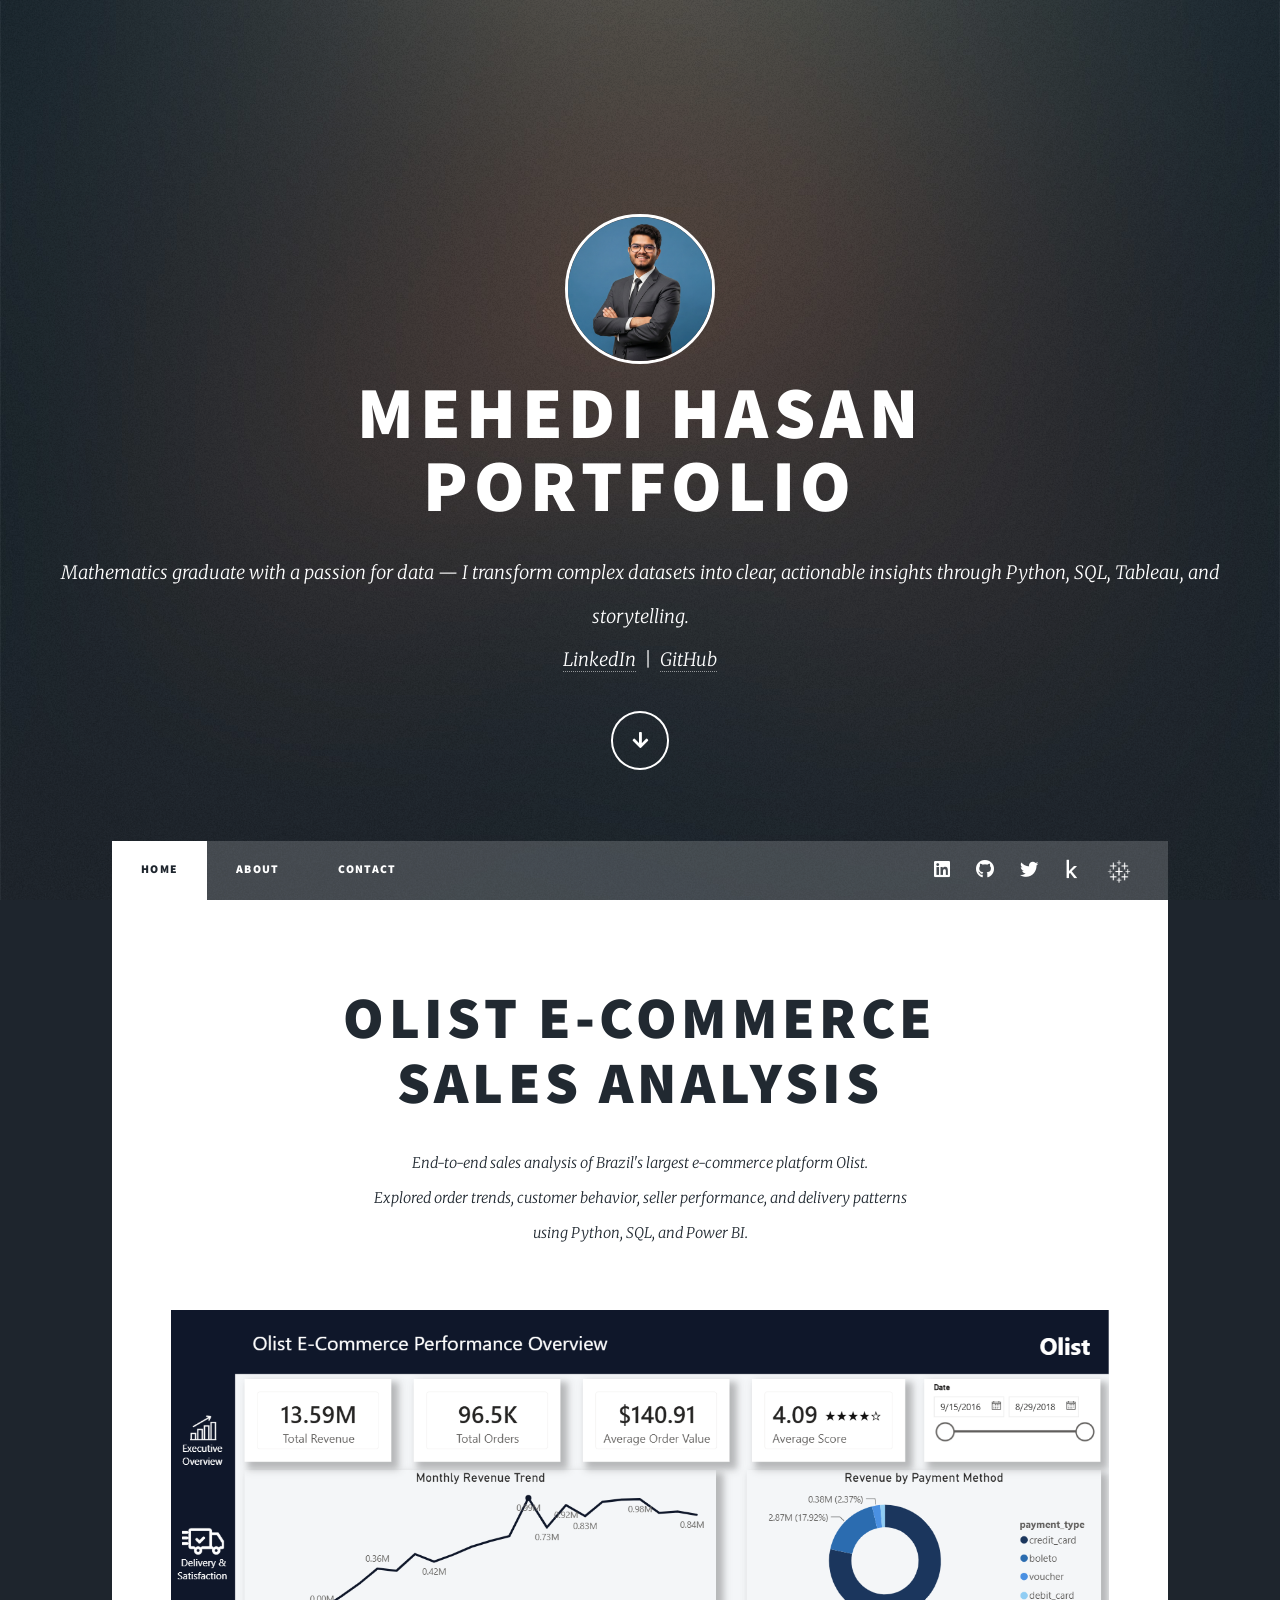
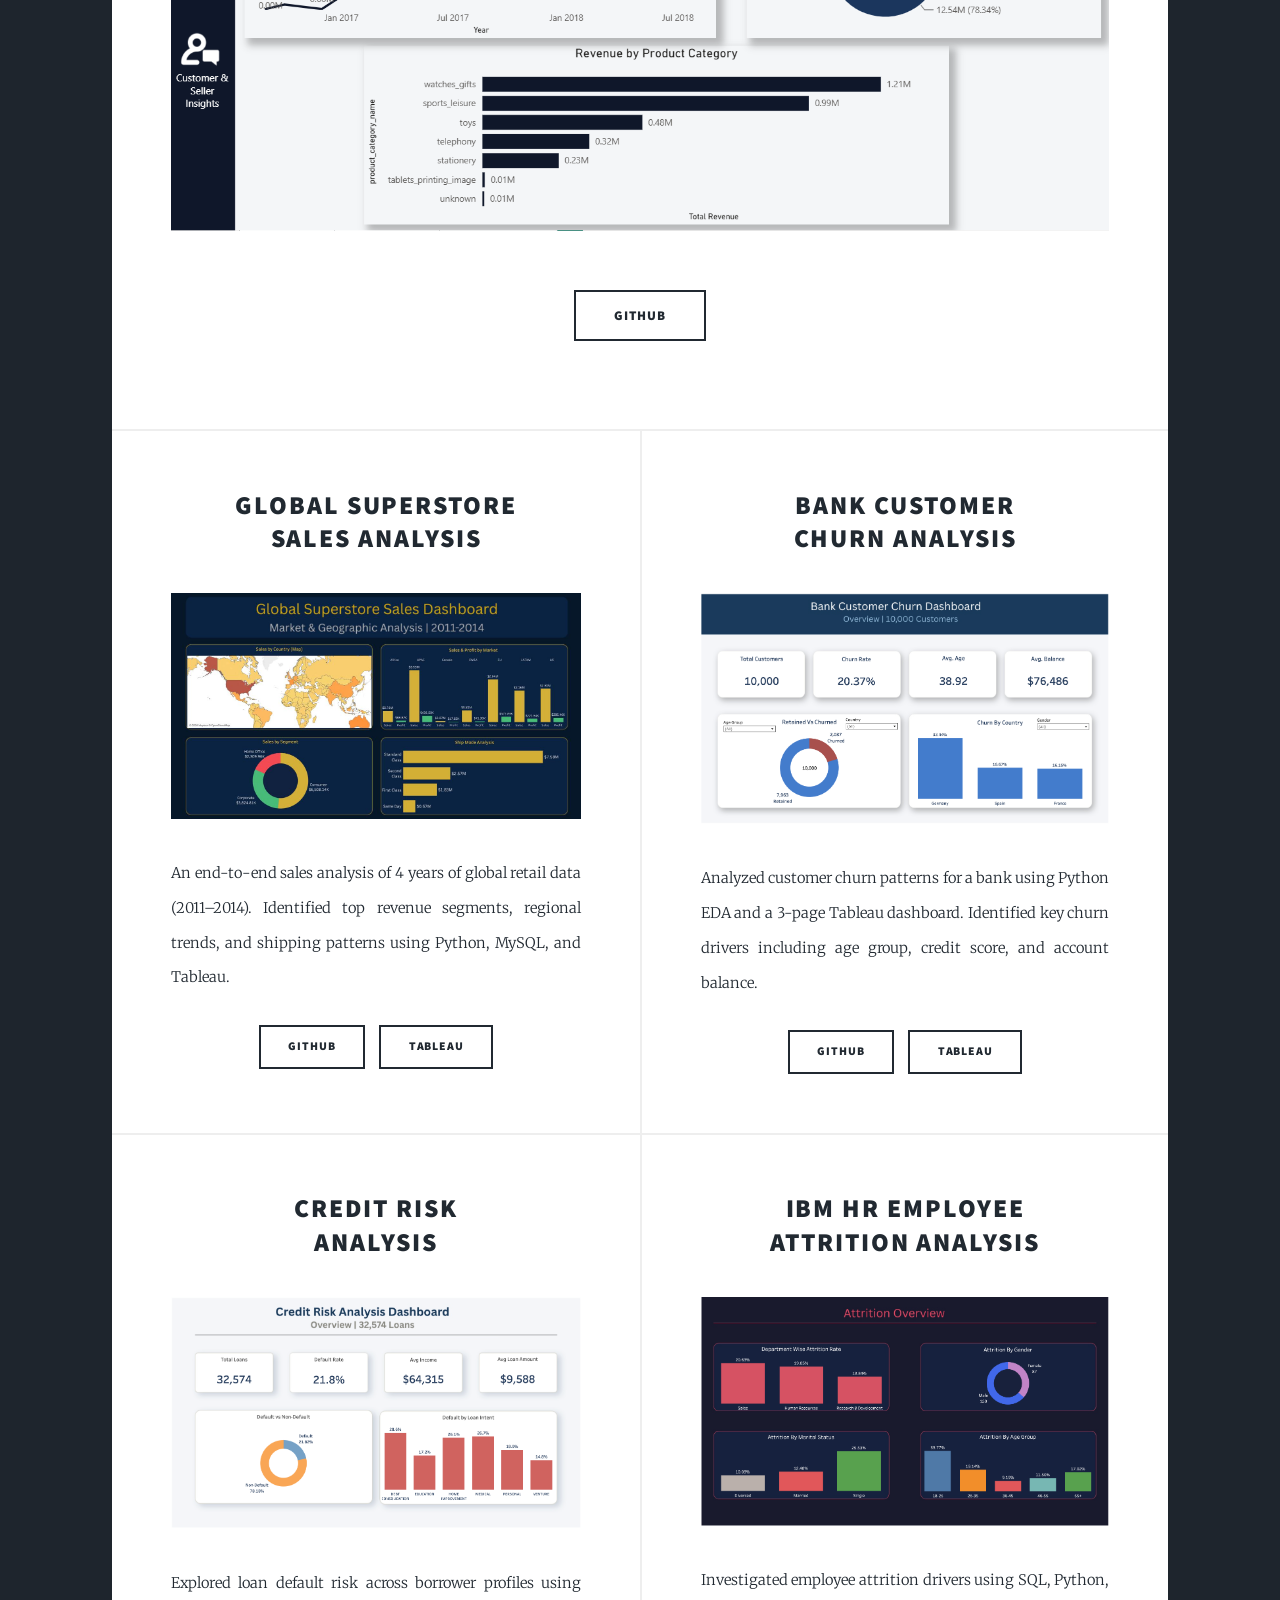
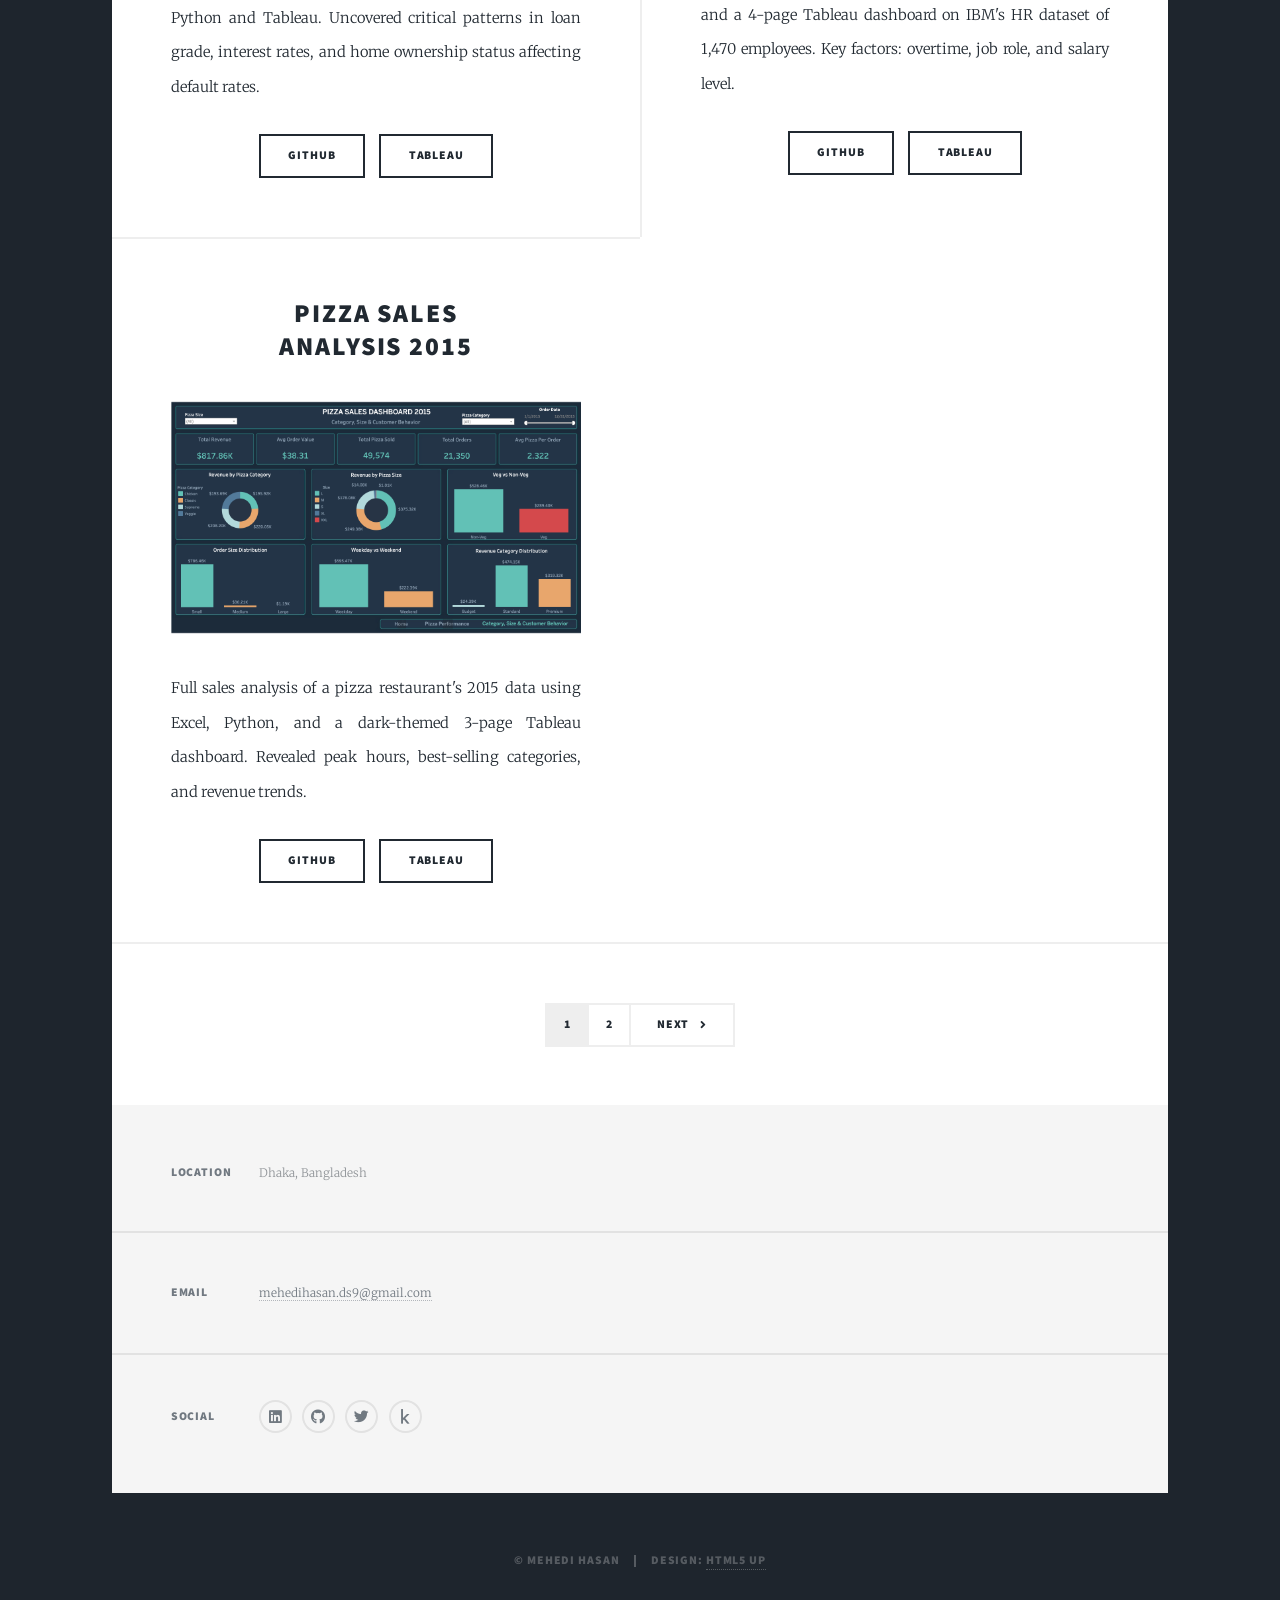
<file: index.html>
<!DOCTYPE HTML>
<!--
	Massively by HTML5 UP
	html5up.net | @ajlkn
	Free for personal and commercial use under the CCA 3.0 license (html5up.net/license)
-->
<html>
	<head>
		<title>Mehedi Hasan Portfolio</title>
		<link rel="apple-touch-icon" sizes="180x180" href="apple-touch-icon.png" />
		<link rel="icon" type="image/png" sizes="32x32" href="favicon-32x32.png" />
		<link rel="icon" type="image/png" sizes="16x16" href="favicon-16x16.png" />
		<link rel="manifest" href="site.webmanifest" />
		<meta charset="utf-8" />
		<meta name="viewport" content="width=device-width, initial-scale=1, user-scalable=no" />
		<link rel="stylesheet" href="assets/css/main.css" />
		<noscript><link rel="stylesheet" href="assets/css/noscript.css" /></noscript>
	</head>
	<body class="is-preload">

		<!-- Wrapper -->
			<div id="wrapper" class="fade-in">

				<!-- Intro -->
					<div id="intro">
						<span class="image">
							<img src="images/mehedi.png" alt="Mehedi Hasan" style="width:150px; height:150px; border-radius:50%; object-fit:cover; border: 3px solid #ffffff; margin-bottom: 1rem;" />
						</span>
						<h1>Mehedi Hasan<br />
						Portfolio</h1>
						<p>Mathematics graduate with a passion for data — I transform complex datasets into clear,
						actionable insights through Python, SQL, Tableau, and storytelling.<br />
						<a href="https://www.linkedin.com/in/mehedi-hasan-094855388/">LinkedIn</a> &nbsp;|&nbsp;
						<a href="https://github.com/mehedi-hasan00">GitHub</a></p>
						<ul class="actions">
							<li><a href="#header" class="button icon solid solo fa-arrow-down scrolly">Continue</a></li>
						</ul>
					</div>

				<!-- Header -->
					<header id="header">
						<a href="index.html" class="logo">Mehedi Hasan</a>
					</header>

				<!-- Nav -->
					<nav id="nav">
						<ul class="links">
							<li class="active"><a href="index.html">Home</a></li>
							<li><a href="about.html">About</a></li>
							<li><a href="contact.html">Contact</a></li>
						</ul>
						<ul class="icons">
							<li><a href="https://www.linkedin.com/in/mehedi-hasan-094855388/" class="icon brands fa-linkedin"><span class="label">LinkedIn</span></a></li>
							<li><a href="https://github.com/mehedi-hasan00" class="icon brands fa-github"><span class="label">GitHub</span></a></li>
							<li><a href="https://x.com/HasanMehed42147" class="icon brands fa-twitter"><span class="label">Twitter</span></a></li>
							<li><a href="https://www.kaggle.com/mehedi71" class="icon brands fa-kaggle"><span class="label">Kaggle</span></a></li>
							<li><a href="https://public.tableau.com/app/profile/mehedi.hasan2176/vizzes" style="border-bottom:none;">
								<img src="images/Tableau_Logo.png" style="width:40px; filter:invert(1); vertical-align:middle;" />
							</a></li>
						</ul>
					</nav>

				<!-- Main -->
					<div id="main">

						<!-- Featured Post -->
							<article class="post featured">
								<header class="major">
									<h2><a href="https://github.com/mehedi-hasan00/Olist-Ecommerce-Sales_Analysis">Olist E-commerce<br />Sales Analysis</a></h2>
									<p>End-to-end sales analysis of Brazil's largest e-commerce platform Olist.<br />
									Explored order trends, customer behavior, seller performance, and delivery patterns<br />
									using Python, SQL, and Power BI.</p>
								</header>
								<a href="https://github.com/mehedi-hasan00/Olist-Ecommerce-Sales_Analysis" class="image main"><img src="images/olist.png" alt="Olist E-commerce Sales Analysis" /></a>
								<ul class="actions special">
									<li><a href="https://github.com/mehedi-hasan00/Olist-Ecommerce-Sales_Analysis" class="button large">GitHub</a></li>
								</ul>
							</article>

						<!-- Posts -->
							<section class="posts">

								<!-- Project 1: Global Superstore -->
								<article>
									<header>
										<h2><a href="https://github.com/mehedi-hasan00/global-superstore-sales-analysis-2011-2014">Global Superstore<br />Sales Analysis</a></h2>
									</header>
									<a href="https://github.com/mehedi-hasan00/global-superstore-sales-analysis-2011-2014" class="image fit"><img src="images/global-superstore.jpeg" alt="Global Superstore Sales Analysis" /></a>
									<p>An end-to-end sales analysis of 4 years of global retail data (2011–2014). Identified top revenue segments, regional trends, and shipping patterns using Python, MySQL, and Tableau.</p>
									<ul class="actions special">
										<li><a href="https://github.com/mehedi-hasan00/global-superstore-sales-analysis-2011-2014" class="button">GitHub</a></li>
										<li><a href="https://public.tableau.com/app/profile/mehedi.hasan2176/viz/GlobalSuperstoreSalesAnalysis2011-2014/Story1" class="button">Tableau</a></li>
									</ul>
								</article>

								<!-- Project 2: Bank Customer Churn -->
								<article>
									<header>
										<h2><a href="https://github.com/mehedi-hasan00/bank-customer-churn-analysis">Bank Customer<br />Churn Analysis</a></h2>
									</header>
									<a href="https://github.com/mehedi-hasan00/bank-customer-churn-analysis" class="image fit"><img src="images/churn-analysis.png" alt="Bank Customer Churn Analysis" /></a>
									<p>Analyzed customer churn patterns for a bank using Python EDA and a 3-page Tableau dashboard. Identified key churn drivers including age group, credit score, and account balance.</p>
									<ul class="actions special">
										<li><a href="https://github.com/mehedi-hasan00/bank-customer-churn-analysis" class="button">GitHub</a></li>
										<li><a href="https://public.tableau.com/app/profile/mehedi.hasan2176/viz/BankCustomerChurnAnalysis_17776499621410/Dashboard1" class="button">Tableau</a></li>
									</ul>
								</article>

								<!-- Project 3: Credit Risk Analysis -->
								<article>
									<header>
										<h2><a href="https://github.com/mehedi-hasan00/credit-risk-analysis">Credit Risk<br />Analysis</a></h2>
									</header>
									<a href="https://github.com/mehedi-hasan00/credit-risk-analysis" class="image fit"><img src="images/credit-risk.png" alt="Credit Risk Analysis" /></a>
									<p>Explored loan default risk across borrower profiles using Python and Tableau. Uncovered critical patterns in loan grade, interest rates, and home ownership status affecting default rates.</p>
									<ul class="actions special">
										<li><a href="https://github.com/mehedi-hasan00/credit-risk-analysis" class="button">GitHub</a></li>
										<li><a href="https://public.tableau.com/app/profile/mehedi.hasan2176/viz/CreditRiskAnalysis_17782100213550/OverView" class="button">Tableau</a></li>
									</ul>
								</article>

								<!-- Project 4: IBM HR Attrition -->
								<article>
									<header>
										<h2><a href="https://github.com/mehedi-hasan00/ibm-hr-employee-attrition-analysis">IBM HR Employee<br />Attrition Analysis</a></h2>
									</header>
									<a href="https://github.com/mehedi-hasan00/ibm-hr-employee-attrition-analysis" class="image fit"><img src="images/ibm-hr.png" alt="IBM HR Attrition Analysis" /></a>
									<p>Investigated employee attrition drivers using SQL, Python, and a 4-page Tableau dashboard on IBM's HR dataset of 1,470 employees. Key factors: overtime, job role, and salary level.</p>
									<ul class="actions special">
										<li><a href="https://github.com/mehedi-hasan00/ibm-hr-employee-attrition-analysis" class="button">GitHub</a></li>
										<li><a href="https://public.tableau.com/app/profile/mehedi.hasan2176/viz/IBMHREmployeeAttritionAnalysis_17773704631440/Story1" class="button">Tableau</a></li>
									</ul>
								</article>

								<!-- Project 5: Pizza Sales Analysis -->
								<article>
									<header>
										<h2><a href="https://github.com/mehedi-hasan00/pizza-sales-analysis-2015">Pizza Sales<br />Analysis 2015</a></h2>
									</header>
									<a href="https://github.com/mehedi-hasan00/pizza-sales-analysis-2015" class="image fit"><img src="images/pizza-sales.png" alt="Pizza Sales Analysis 2015" /></a>
									<p>Full sales analysis of a pizza restaurant's 2015 data using Excel, Python, and a dark-themed 3-page Tableau dashboard. Revealed peak hours, best-selling categories, and revenue trends.</p>
									<ul class="actions special">
										<li><a href="https://github.com/mehedi-hasan00/pizza-sales-analysis-2015" class="button">GitHub</a></li>
										<li><a href="https://public.tableau.com/app/profile/mehedi.hasan2176/viz/PIZZASALESDASHBOARD2015/Home" class="button">Tableau</a></li>
									</ul>
								</article>

							</section>

						<!-- Pagination -->
							<footer>
								<div class="pagination">
									<a href="index.html" class="page active">1</a>
									<a href="index2.html" class="page">2</a>
									<a href="index2.html" class="next">Next</a>
								</div>
							</footer>

					</div>

				<!-- Footer -->
					<footer id="footer">
						<section class="split contact">
							<section class="alt">
								<h3>Location</h3>
								<p>Dhaka, Bangladesh</p>
							</section>
							<section>
								<h3>Email</h3>
								<p><a href="mailto:mehedihasan.ds9@gmail.com">mehedihasan.ds9@gmail.com</a></p>
							</section>
							<section>
								<h3>Social</h3>
								<ul class="icons alt">
									<li><a href="https://www.linkedin.com/in/mehedi-hasan-094855388/" class="icon brands alt fa-linkedin"><span class="label">LinkedIn</span></a></li>
									<li><a href="https://github.com/mehedi-hasan00" class="icon brands alt fa-github"><span class="label">GitHub</span></a></li>
									<li><a href="https://x.com/HasanMehed42147" class="icon brands alt fa-twitter"><span class="label">Twitter</span></a></li>
									<li><a href="https://www.kaggle.com/mehedi71" class="icon brands alt fa-kaggle"><span class="label">Kaggle</span></a></li>
								</ul>
							</section>
						</section>
					</footer>

				<!-- Copyright -->
					<div id="copyright">
						<ul><li>&copy; Mehedi Hasan</li><li>Design: <a href="https://html5up.net">HTML5 UP</a></li></ul>
					</div>

			</div>

		<!-- Scripts -->
			<script src="assets/js/jquery.min.js"></script>
			<script src="assets/js/jquery.scrollex.min.js"></script>
			<script src="assets/js/jquery.scrolly.min.js"></script>
			<script src="assets/js/browser.min.js"></script>
			<script src="assets/js/breakpoints.min.js"></script>
			<script src="assets/js/util.js"></script>
			<script src="assets/js/main.js"></script>

	</body>
</html>
</file>
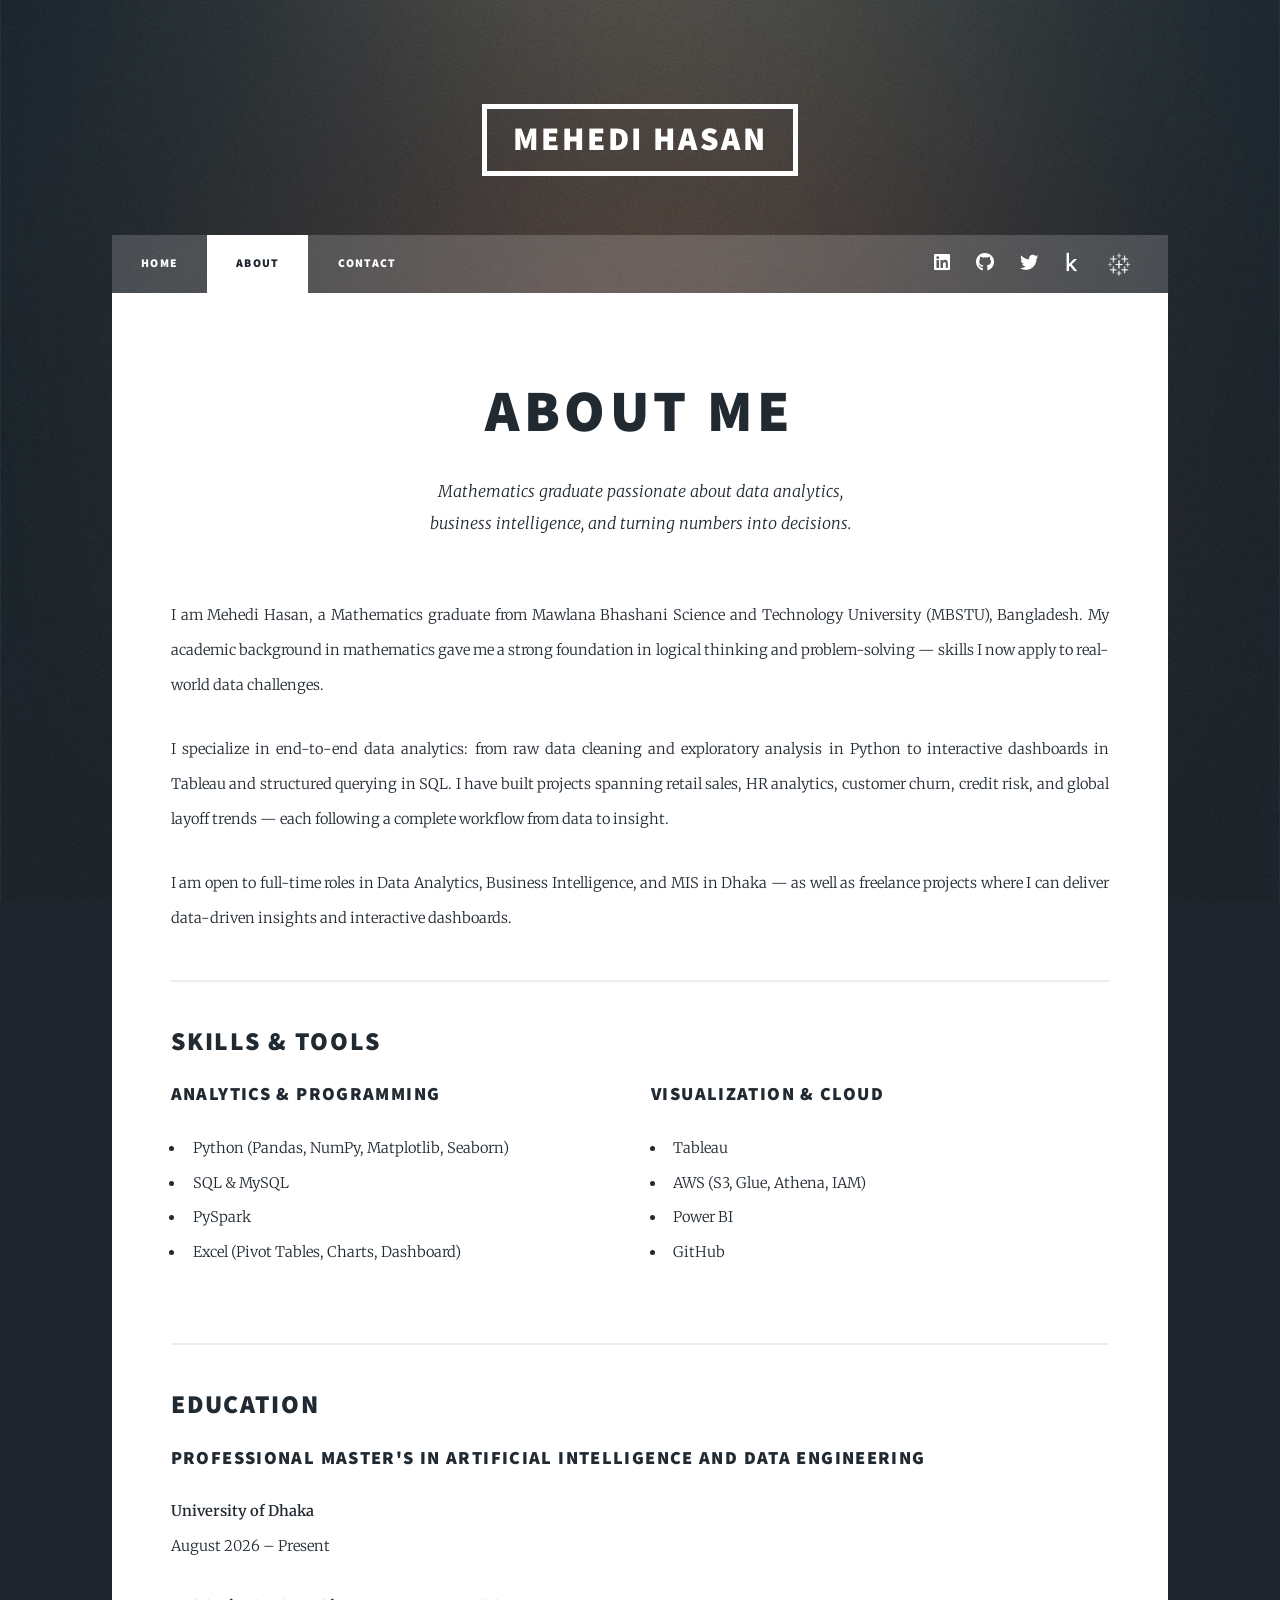
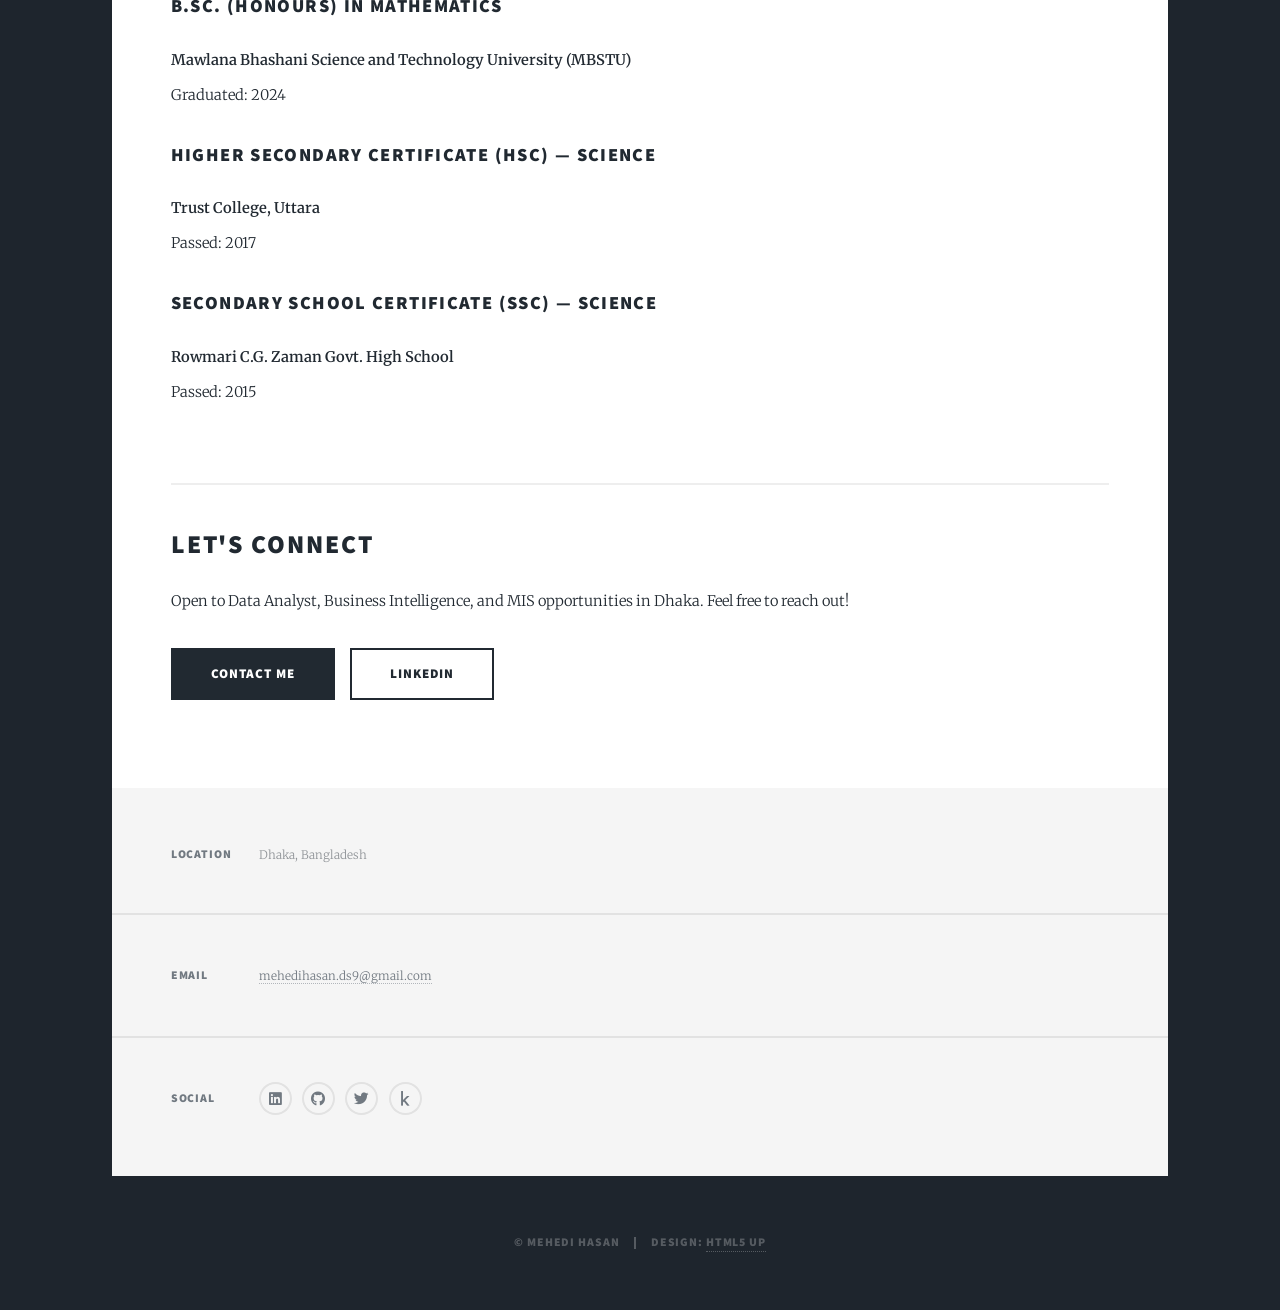
<file: about.html>
<!DOCTYPE HTML>
<!--
	Massively by HTML5 UP
	html5up.net | @ajlkn
	Free for personal and commercial use under the CCA 3.0 license (html5up.net/license)
-->
<html>
	<head>
		<title>About — Mehedi Hasan</title>
        <title>Mehedi Hasan Portfolio</title>
            <link rel="apple-touch-icon" sizes="180x180" href="apple-touch-icon.png" />
            <link rel="icon" type="image/png" sizes="32x32" href="favicon-32x32.png" />
            <link rel="icon" type="image/png" sizes="16x16" href="favicon-16x16.png" />
            <link rel="manifest" href="site.webmanifest" />
		<meta charset="utf-8" />
		<meta name="viewport" content="width=device-width, initial-scale=1, user-scalable=no" />
		<link rel="stylesheet" href="assets/css/main.css" />
		<noscript><link rel="stylesheet" href="assets/css/noscript.css" /></noscript>
	</head>
	<body class="is-preload">

		<!-- Wrapper -->
			<div id="wrapper">

				<!-- Header -->
					<header id="header">
						<a href="index.html" class="logo">Mehedi Hasan</a>
					</header>

				<!-- Nav -->
					<nav id="nav">
						<ul class="links">
							<li><a href="index.html">Home</a></li>
							<li class="active"><a href="about.html">About</a></li>
							<li><a href="contact.html">Contact</a></li>
						</ul>
						<ul class="icons">
							<li><a href="https://www.linkedin.com/in/mehedi-hasan-094855388/" class="icon brands fa-linkedin"><span class="label">LinkedIn</span></a></li>
							<li><a href="https://github.com/mehedi-hasan00" class="icon brands fa-github"><span class="label">GitHub</span></a></li>
							<li><a href="https://x.com/HasanMehed42147" class="icon brands fa-twitter"><span class="label">Twitter</span></a></li>
							<li><a href="https://www.kaggle.com/mehedi71" class="icon brands fa-kaggle"><span class="label">Kaggle</span></a></li>
							<li><a href="https://public.tableau.com/app/profile/mehedi.hasan2176/vizzes">
								<img src="images/Tableau_Logo.png" style="width:40px; filter:invert(1); vertical-align:middle;" />
							</a></li>
						</ul>
					</nav>

				<!-- Main -->
					<div id="main">

						<!-- About Me -->
							<section class="post">
								<header class="major">
									<h1>About Me</h1>
									<p>Mathematics graduate passionate about data analytics,<br />
									business intelligence, and turning numbers into decisions.</p>
								</header>

								<!-- Bio -->
								<p>I am Mehedi Hasan, a Mathematics graduate from Mawlana Bhashani Science and Technology University (MBSTU), Bangladesh. My academic background in mathematics gave me a strong foundation in logical thinking and problem-solving — skills I now apply to real-world data challenges.</p>

								<p>I specialize in end-to-end data analytics: from raw data cleaning and exploratory analysis in Python to interactive dashboards in Tableau and structured querying in SQL. I have built projects spanning retail sales, HR analytics, customer churn, credit risk, and global layoff trends — each following a complete workflow from data to insight.</p>

								<p>I am open to full-time roles in Data Analytics, Business Intelligence, and MIS in Dhaka — as well as freelance projects where I can deliver data-driven insights and interactive dashboards.</p>

								<hr />

								<!-- Skills -->
								<h2>Skills & Tools</h2>
								<div class="row">
									<div class="col-6 col-12-small">
										<h3>Analytics & Programming</h3>
										<ul>
											<li>Python (Pandas, NumPy, Matplotlib, Seaborn)</li>
											<li>SQL & MySQL</li>
											<li>PySpark</li>
											<li>Excel (Pivot Tables, Charts, Dashboard)</li>
										</ul>
									</div>
									<div class="col-6 col-12-small">
										<h3>Visualization & Cloud</h3>
										<ul>
											<li>Tableau</li>
											<li>AWS (S3, Glue, Athena, IAM)</li>
											<li>Power BI</li>
											<li>GitHub</li>
										</ul>
									</div>
								</div>

								<hr />

								<!-- Education -->
								<h2>Education</h2>

								<div class="row">
									<!-- Masters -->
								<div class="col-12">
    								<h3>Professional Master's in Artificial Intelligence and Data Engineering</h3>
    								<p>
        								<strong>University of Dhaka</strong><br />
        									August 2026 – Present
   										 </p>
										</div>

									<!-- University -->
									<div class="col-12">
										<h3>B.Sc. (Honours) in Mathematics</h3>
										<p>
											<strong>Mawlana Bhashani Science and Technology University (MBSTU)</strong><br />
											Graduated: 2024
										</p>
									</div>

									<!-- HSC -->
									<div class="col-12">
										<h3>Higher Secondary Certificate (HSC) — Science</h3>
										<p>
											<strong>Trust College, Uttara</strong><br />
											Passed: 2017
										</p>
									</div>

									<!-- SSC -->
									<div class="col-12">
										<h3>Secondary School Certificate (SSC) — Science</h3>
										<p>
											<strong>Rowmari C.G. Zaman Govt. High School</strong><br />
											Passed: 2015
										</p>
									</div>

								</div>

								<hr />

								<!-- CTA -->
								<h2>Let's Connect</h2>
								<p>Open to Data Analyst, Business Intelligence, and MIS opportunities in Dhaka. Feel free to reach out!</p>
								<ul class="actions">
									<li><a href="contact.html" class="button primary large">Contact Me</a></li>
									<li><a href="https://www.linkedin.com/in/mehedi-hasan-094855388/" class="button large">LinkedIn</a></li>
								</ul>

							</section>

					</div>

				<!-- Footer -->
					<footer id="footer">
						<section class="split contact">
							<section class="alt">
								<h3>Location</h3>
								<p>Dhaka, Bangladesh</p>
							</section>
							<section>
								<h3>Email</h3>
								<p><a href="mailto:mehedihasan.ds9@gmail.com">mehedihasan.ds9@gmail.com</a></p>
							</section>
							<section>
								<h3>Social</h3>
								<ul class="icons alt">
									<li><a href="https://www.linkedin.com/in/mehedi-hasan-094855388/" class="icon brands alt fa-linkedin"><span class="label">LinkedIn</span></a></li>
									<li><a href="https://github.com/mehedi-hasan00" class="icon brands alt fa-github"><span class="label">GitHub</span></a></li>
									<li><a href="https://x.com/HasanMehed42147" class="icon brands fa-twitter"><span class="label">Twitter</span></a></li>
									<li><a href="https://www.kaggle.com/mehedi71" class="icon brands alt fa-kaggle"><span class="label">Kaggle</span></a></li>
								</ul>
							</section>
						</section>
					</footer>

				<!-- Copyright -->
					<div id="copyright">
						<ul><li>&copy; Mehedi Hasan</li><li>Design: <a href="https://html5up.net">HTML5 UP</a></li></ul>
					</div>

			</div>

		<!-- Scripts -->
			<script src="assets/js/jquery.min.js"></script>
			<script src="assets/js/jquery.scrollex.min.js"></script>
			<script src="assets/js/jquery.scrolly.min.js"></script>
			<script src="assets/js/browser.min.js"></script>
			<script src="assets/js/breakpoints.min.js"></script>
			<script src="assets/js/util.js"></script>
			<script src="assets/js/main.js"></script>

	</body>
</html>
</file>
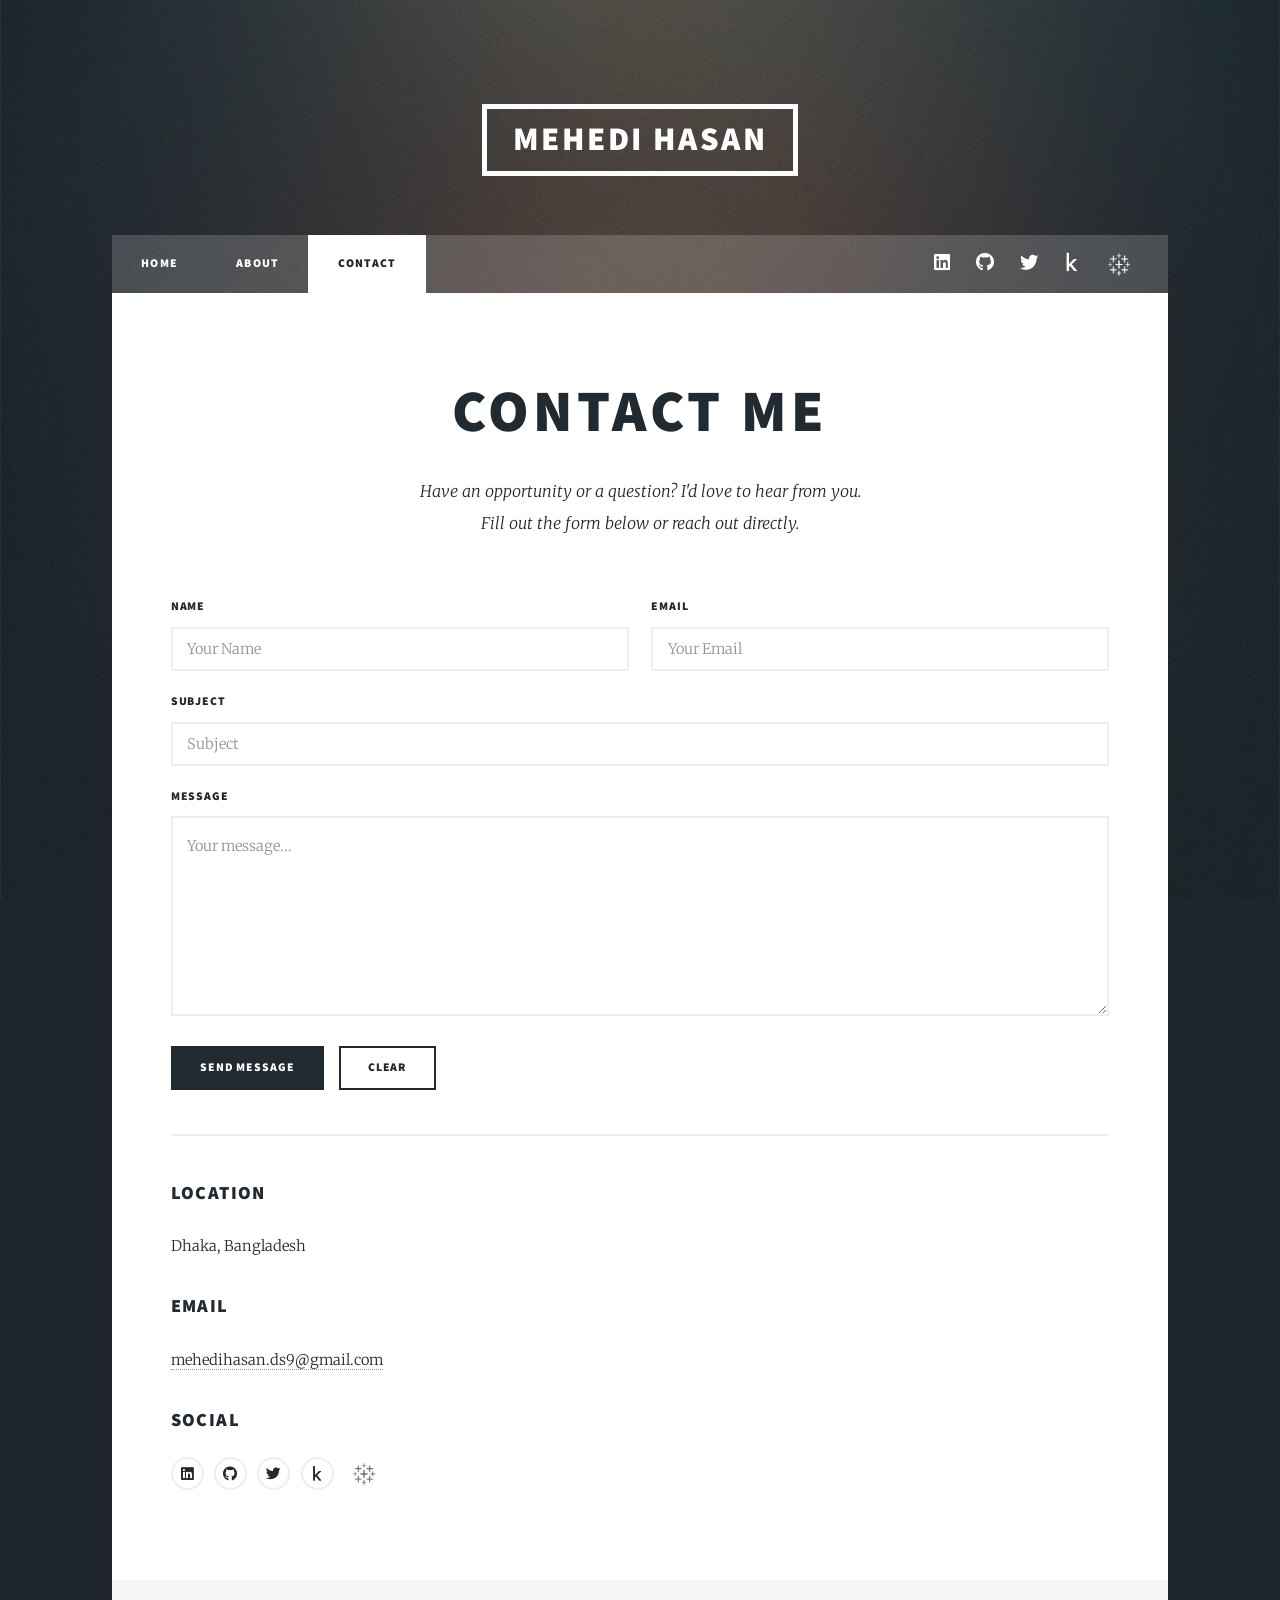
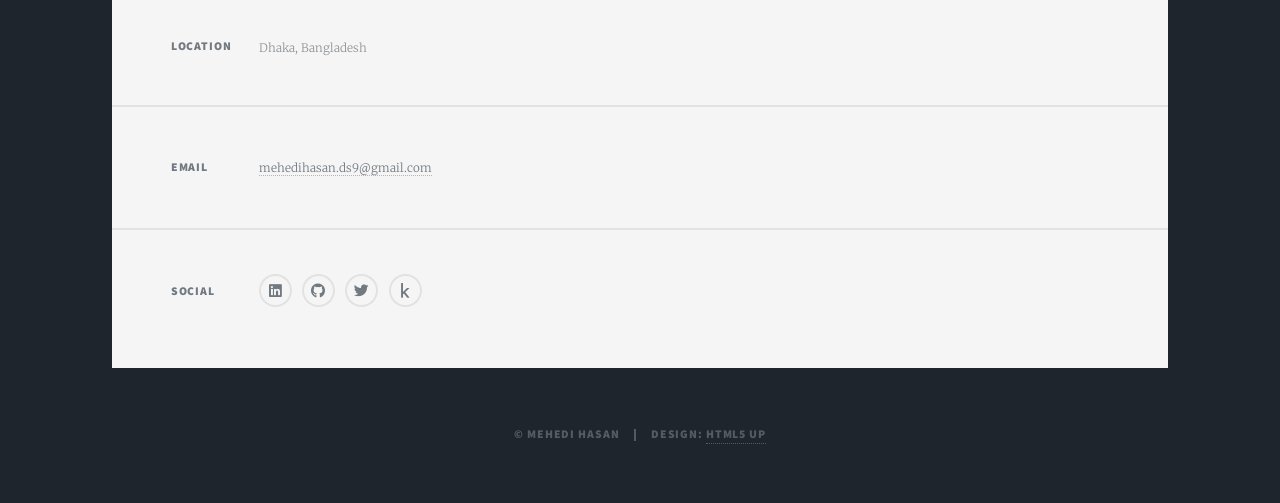
<file: contact.html>
<!DOCTYPE HTML>
<!--
	Massively by HTML5 UP
	html5up.net | @ajlkn
	Free for personal and commercial use under the CCA 3.0 license (html5up.net/license)
-->
<html>
	<head>
		<title>Contact — Mehedi Hasan</title>
        <title>Mehedi Hasan Portfolio</title>
            <link rel="apple-touch-icon" sizes="180x180" href="apple-touch-icon.png" />
            <link rel="icon" type="image/png" sizes="32x32" href="favicon-32x32.png" />
            <link rel="icon" type="image/png" sizes="16x16" href="favicon-16x16.png" />
            <link rel="manifest" href="site.webmanifest" />
		<meta charset="utf-8" />
		<meta name="viewport" content="width=device-width, initial-scale=1, user-scalable=no" />
		<link rel="stylesheet" href="assets/css/main.css" />
		<noscript><link rel="stylesheet" href="assets/css/noscript.css" /></noscript>
	</head>
	<body class="is-preload">

		<!-- Wrapper -->
			<div id="wrapper">

				<!-- Header -->
					<header id="header">
						<a href="index.html" class="logo">Mehedi Hasan</a>
					</header>

				<!-- Nav -->
					<nav id="nav">
						<ul class="links">
							<li><a href="index.html">Home</a></li>
							<li><a href="about.html">About</a></li>
							<li class="active"><a href="contact.html">Contact</a></li>
						</ul>
						<ul class="icons">
							<li><a href="https://www.linkedin.com/in/mehedi-hasan-094855388/" class="icon brands fa-linkedin"><span class="label">LinkedIn</span></a></li>
							<li><a href="https://github.com/mehedi-hasan00" class="icon brands fa-github"><span class="label">GitHub</span></a></li>
							<li><a href="https://x.com/HasanMehed42147" class="icon brands fa-twitter"><span class="label">Twitter</span></a></li>
							<li><a href="https://www.kaggle.com/mehedi71" class="icon brands fa-kaggle"><span class="label">Kaggle</span></a></li>
							<li><a href="https://public.tableau.com/app/profile/mehedi.hasan2176/vizzes">
								<img src="images/Tableau_Logo.png" style="width:40px; filter:invert(1); vertical-align:middle;" />
							</a></li>
						</ul>
					</nav>

				<!-- Main -->
					<div id="main">

						<section class="post">
							<header class="major">
								<h1>Contact Me</h1>
								<p>Have an opportunity or a question? I'd love to hear from you.<br />
								Fill out the form below or reach out directly.</p>
							</header>

							<!-- Contact Form -->
							<form method="post" action="https://formspree.io/f/xlgklpge">
								<div class="fields">
									<div class="field half">
										<label for="name">Name</label>
										<input type="text" name="name" id="name" placeholder="Your Name" required />
									</div>
									<div class="field half">
										<label for="email">Email</label>
										<input type="email" name="email" id="email" placeholder="Your Email" required />
									</div>
									<div class="field">
										<label for="subject">Subject</label>
										<input type="text" name="subject" id="subject" placeholder="Subject" />
									</div>
									<div class="field">
										<label for="message">Message</label>
										<textarea name="message" id="message" rows="5" placeholder="Your message..." required></textarea>
									</div>
								</div>
								<ul class="actions">
									<li><input type="submit" value="Send Message" class="primary" /></li>
									<li><input type="reset" value="Clear" /></li>
								</ul>
							</form>

							<hr />

							<!-- Direct Contact Info -->
							<section class="split contact">
								<section class="alt">
									<h3>Location</h3>
									<p>Dhaka, Bangladesh</p>
								</section>
								<section>
									<h3>Email</h3>
									<p><a href="mailto:mehedihasan.ds9@gmail.com">mehedihasan.ds9@gmail.com</a></p>
								</section>
								<section>
									<h3>Social</h3>
									<ul class="icons alt">
										<li><a href="https://www.linkedin.com/in/mehedi-hasan-094855388/" class="icon brands alt fa-linkedin"><span class="label">LinkedIn</span></a></li>
										<li><a href="https://github.com/mehedi-hasan00" class="icon brands alt fa-github"><span class="label">GitHub</span></a></li>
										<li><a href="https://x.com/HasanMehed42147" class="icon brands fa-twitter"><span class="label">Twitter</span></a></li>
										<li><a href="https://www.kaggle.com/mehedi71" class="icon brands alt fa-kaggle"><span class="label">Kaggle</span></a></li>
										<li><a href="https://public.tableau.com/app/profile/mehedi.hasan2176/vizzes">
											<img src="images/Tableau_Logo.png" style="width:40px; filter:invert(0); vertical-align:middle; opacity:0.6;" />
										</a></li>
									</ul>
								</section>
							</section>

						</section>

					</div>

				<!-- Footer -->
					<footer id="footer">
						<section class="split contact">
							<section class="alt">
								<h3>Location</h3>
								<p>Dhaka, Bangladesh</p>
							</section>
							<section>
								<h3>Email</h3>
								<p><a href="mailto:mehedihasan.ds9@gmail.com">mehedihasan.ds9@gmail.com</a></p>
							</section>
							<section>
								<h3>Social</h3>
								<ul class="icons alt">
									<li><a href="https://www.linkedin.com/in/mehedi-hasan-094855388/" class="icon brands alt fa-linkedin"><span class="label">LinkedIn</span></a></li>
									<li><a href="https://github.com/mehedi-hasan00" class="icon brands alt fa-github"><span class="label">GitHub</span></a></li>
									<li><a href="https://x.com/HasanMehed42147" class="icon brands fa-twitter"><span class="label">Twitter</span></a></li>
									<li><a href="https://www.kaggle.com/mehedi71" class="icon brands alt fa-kaggle"><span class="label">Kaggle</span></a></li>
								</ul>
							</section>
						</section>
					</footer>

				<!-- Copyright -->
					<div id="copyright">
						<ul><li>&copy; Mehedi Hasan</li><li>Design: <a href="https://html5up.net">HTML5 UP</a></li></ul>
					</div>

			</div>

		<!-- Scripts -->
			<script src="assets/js/jquery.min.js"></script>
			<script src="assets/js/jquery.scrollex.min.js"></script>
			<script src="assets/js/jquery.scrolly.min.js"></script>
			<script src="assets/js/browser.min.js"></script>
			<script src="assets/js/breakpoints.min.js"></script>
			<script src="assets/js/util.js"></script>
			<script src="assets/js/main.js"></script>

	</body>
</html>
</file>
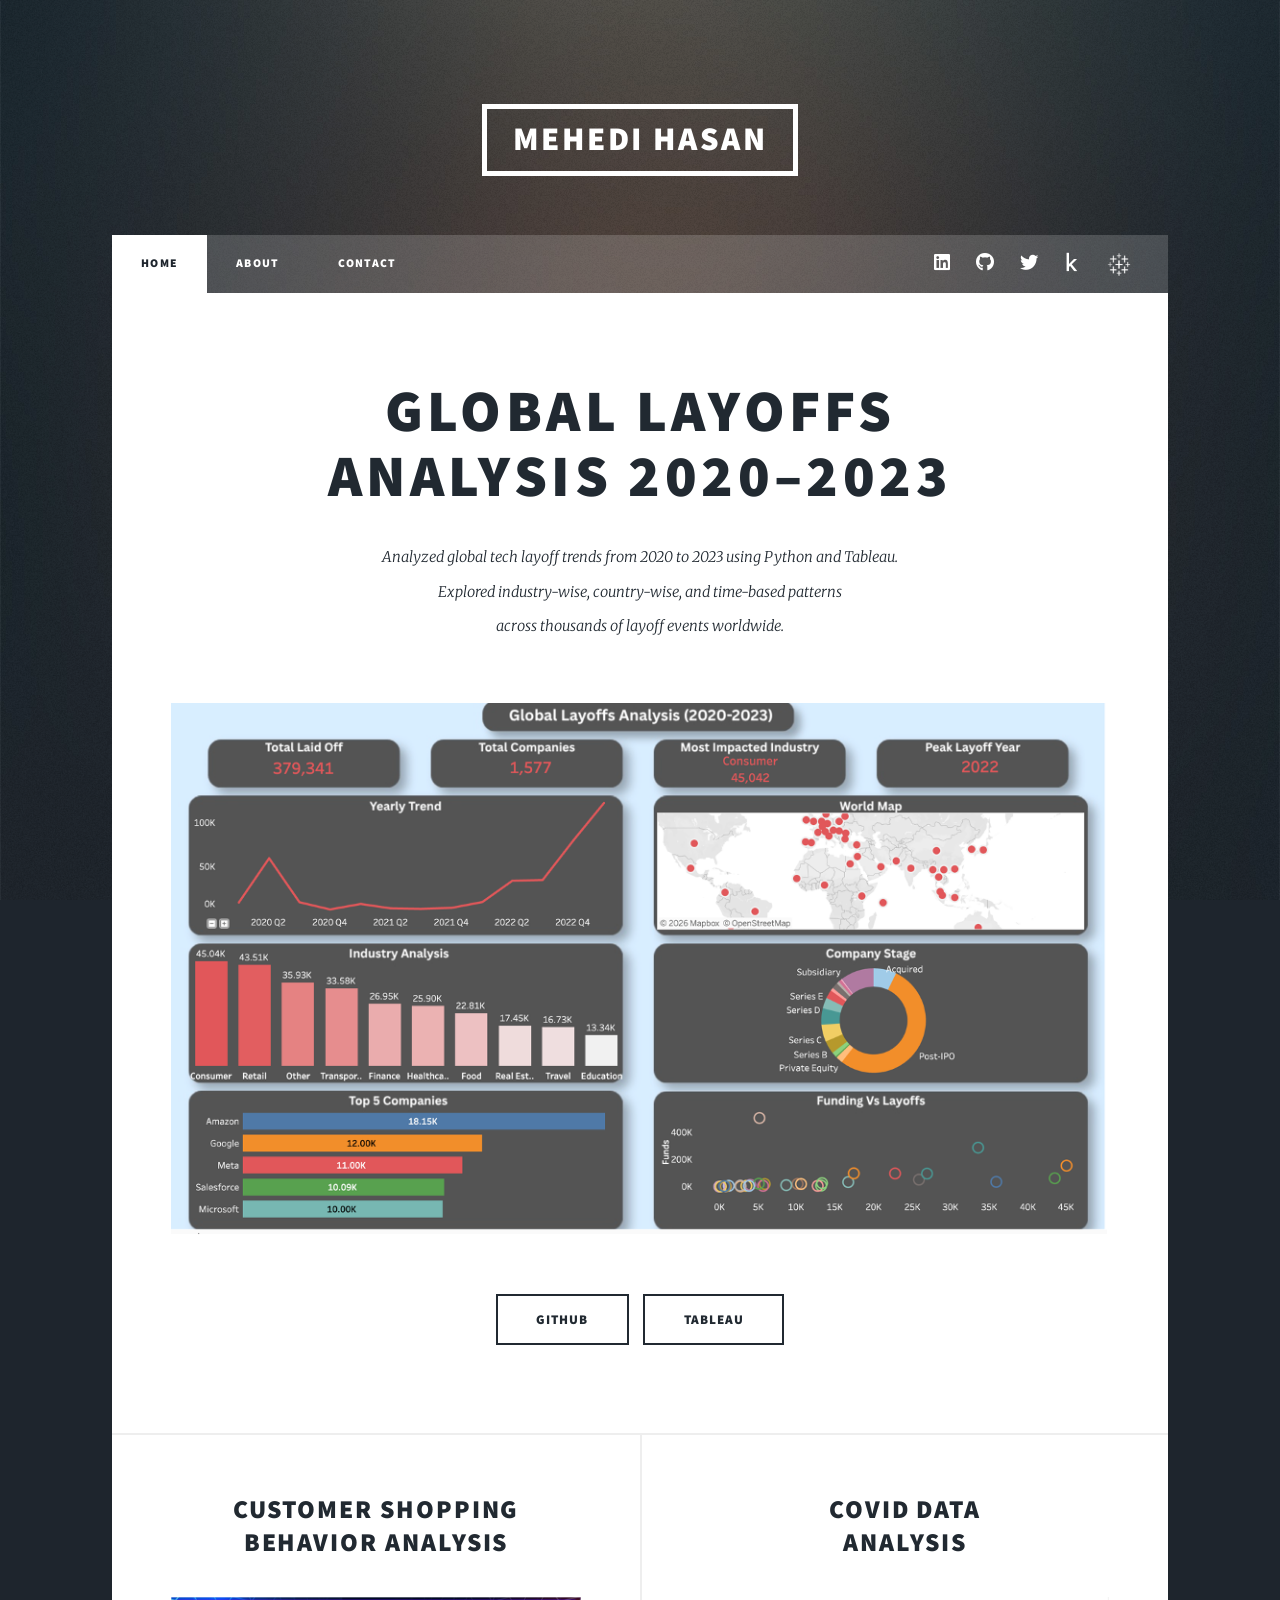
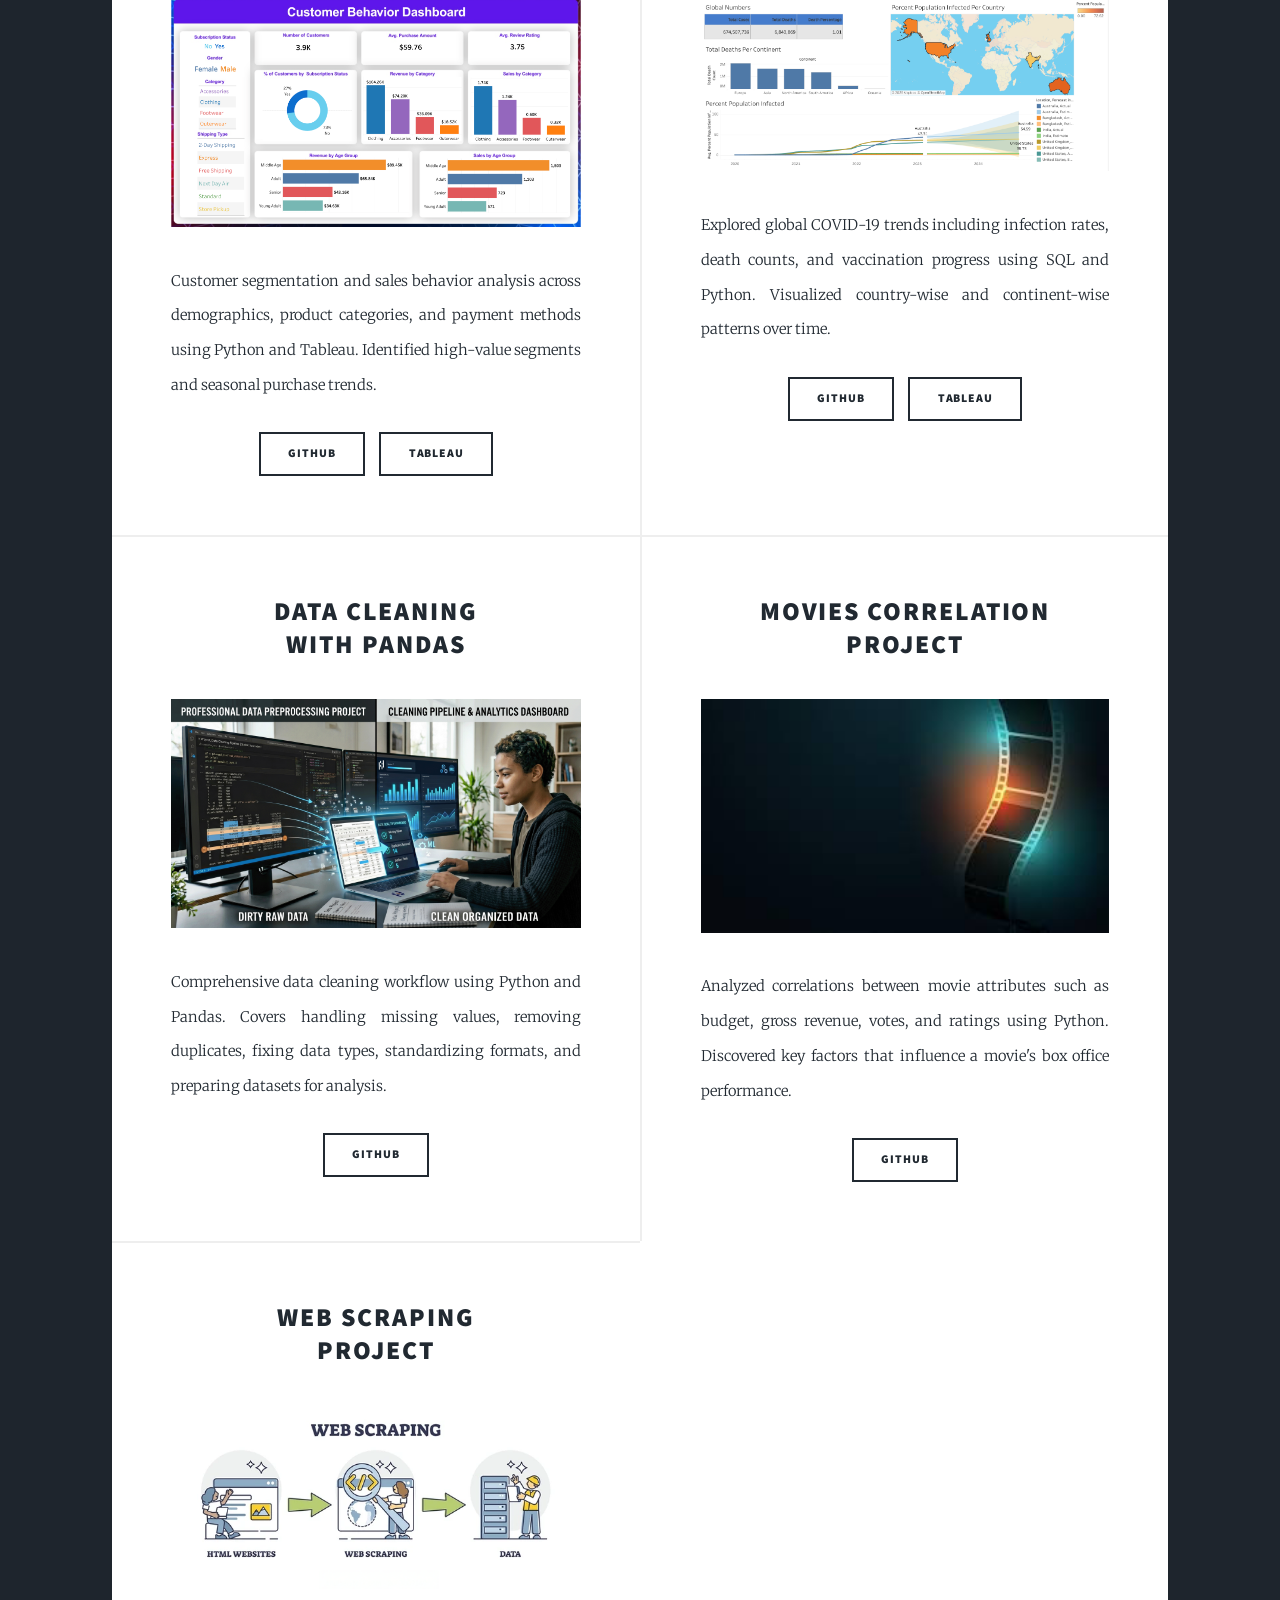
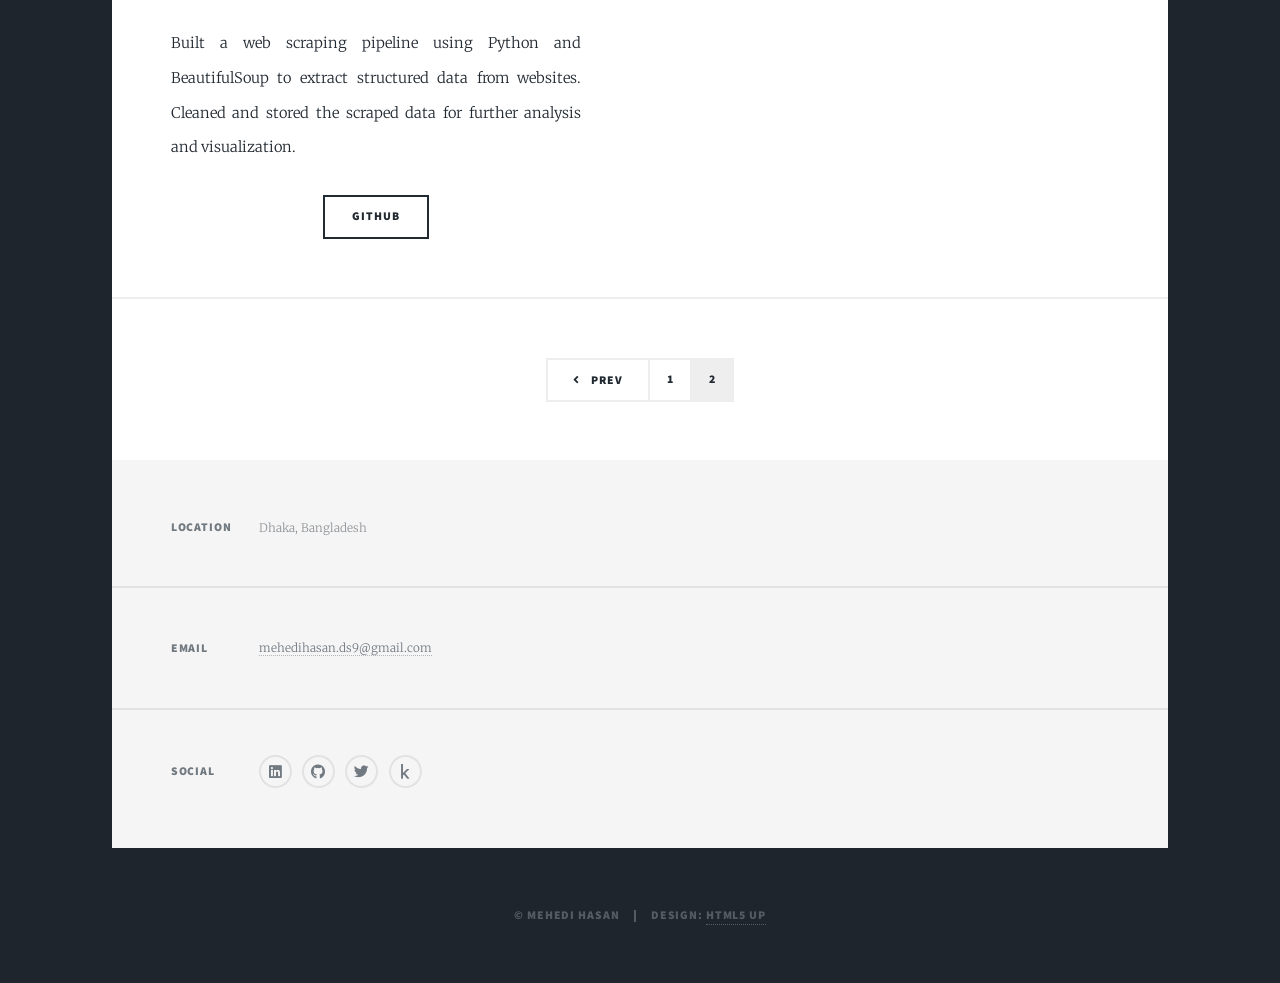
<file: index2.html>
<!DOCTYPE HTML>
<!--
	Massively by HTML5 UP
	html5up.net | @ajlkn
	Free for personal and commercial use under the CCA 3.0 license (html5up.net/license)
-->
<html>
	<head>
		<title>Mehedi Hasan Portfolio</title>
		<link rel="apple-touch-icon" sizes="180x180" href="apple-touch-icon.png" />
		<link rel="icon" type="image/png" sizes="32x32" href="favicon-32x32.png" />
		<link rel="icon" type="image/png" sizes="16x16" href="favicon-16x16.png" />
		<link rel="manifest" href="site.webmanifest" />
		<meta charset="utf-8" />
		<meta name="viewport" content="width=device-width, initial-scale=1, user-scalable=no" />
		<link rel="stylesheet" href="assets/css/main.css" />
		<noscript><link rel="stylesheet" href="assets/css/noscript.css" /></noscript>
	</head>
	<body class="is-preload">

		<!-- Wrapper -->
			<div id="wrapper" class="fade-in">

				<!-- Header -->
					<header id="header">
						<a href="index.html" class="logo">Mehedi Hasan</a>
					</header>

				<!-- Nav -->
					<nav id="nav">
						<ul class="links">
							<li class="active"><a href="index.html">Home</a></li>
							<li><a href="about.html">About</a></li>
							<li><a href="contact.html">Contact</a></li>
						</ul>
						<ul class="icons">
							<li><a href="https://www.linkedin.com/in/mehedi-hasan-094855388/" class="icon brands fa-linkedin"><span class="label">LinkedIn</span></a></li>
							<li><a href="https://github.com/mehedi-hasan00" class="icon brands fa-github"><span class="label">GitHub</span></a></li>
							<li><a href="https://x.com/HasanMehed42147" class="icon brands fa-twitter"><span class="label">Twitter</span></a></li>
							<li><a href="https://www.kaggle.com/mehedi71" class="icon brands fa-kaggle"><span class="label">Kaggle</span></a></li>
							<li><a href="https://public.tableau.com/app/profile/mehedi.hasan2176/vizzes" style="border-bottom:none;">
								<img src="images/Tableau_Logo.png" style="width:40px; filter:invert(1); vertical-align:middle;" />
							</a></li>
						</ul>
					</nav>

				<!-- Main -->
					<div id="main">

						<!-- Featured Post -->
							<article class="post featured">
								<header class="major">
									<h2><a href="https://github.com/mehedi-hasan00/global-layoffs-analysis-2020-2023">Global Layoffs<br />Analysis 2020–2023</a></h2>
									<p>Analyzed global tech layoff trends from 2020 to 2023 using Python and Tableau.<br />
									Explored industry-wise, country-wise, and time-based patterns<br />
									across thousands of layoff events worldwide.</p>
								</header>
								<a href="https://github.com/mehedi-hasan00/global-layoffs-analysis-2020-2023" class="image main"><img src="images/global-layoffs.png" alt="Global Layoffs Analysis" /></a>
								<ul class="actions special">
									<li><a href="https://github.com/mehedi-hasan00/global-layoffs-analysis-2020-2023" class="button large">GitHub</a></li>
									<li><a href="https://public.tableau.com/app/profile/mehedi.hasan2176/viz/GlobalLayoffsAnalysis2020-2023_17763302949010/Dashboard1" class="button large">Tableau</a></li>
								</ul>
							</article>

						<!-- Posts -->
							<section class="posts">

								<!-- Project 1: Customer Shopping -->
								<article>
									<header>
										<h2><a href="https://github.com/mehedi-hasan00/customer-shopping-behavior-analysis">Customer Shopping<br />Behavior Analysis</a></h2>
									</header>
									<a href="https://github.com/mehedi-hasan00/customer-shopping-behavior-analysis" class="image fit"><img src="images/customer-shopping.png" alt="Customer Shopping Behavior Analysis" /></a>
									<p>Customer segmentation and sales behavior analysis across demographics, product categories, and payment methods using Python and Tableau. Identified high-value segments and seasonal purchase trends.</p>
									<ul class="actions special">
										<li><a href="https://github.com/mehedi-hasan00/customer-shopping-behavior-analysis" class="button">GitHub</a></li>
										<li><a href="https://public.tableau.com/app/profile/mehedi.hasan2176/viz/CustomerBehavior_17749425147970/Dashboard1" class="button">Tableau</a></li>
									</ul>
								</article>

								<!-- Project 2: Covid Data Analysis -->
								<article>
									<header>
										<h2><a href="https://github.com/mehedi-hasan00/covid-data-analysis">Covid Data<br />Analysis</a></h2>
									</header>
									<a href="https://github.com/mehedi-hasan00/covid-data-analysis" class="image fit"><img src="images/covid-analysis.png" alt="Covid Data Analysis" /></a>
									<p>Explored global COVID-19 trends including infection rates, death counts, and vaccination progress using SQL and Python. Visualized country-wise and continent-wise patterns over time.</p>
									<ul class="actions special">
										<li><a href="https://github.com/mehedi-hasan00/covid-data-analysis" class="button">GitHub</a></li>
										<li><a href="https://public.tableau.com/app/profile/mehedi.hasan2176/viz/CovidDashboard_17786627107160/Dashboard1" class="button">Tableau</a></li>
									</ul>
								</article>

								<!-- Project 3: Data Cleaning -->
								<article>
									<header>
										<h2><a href="https://github.com/mehedi-hasan00/data-cleaning-with-pandas">Data Cleaning<br />with Pandas</a></h2>
									</header>
									<a href="https://github.com/mehedi-hasan00/data-cleaning-with-pandas" class="image fit"><img src="images/data-cleaning.png" alt="Data Cleaning with Pandas" /></a>
									<p>Comprehensive data cleaning workflow using Python and Pandas. Covers handling missing values, removing duplicates, fixing data types, standardizing formats, and preparing datasets for analysis.</p>
									<ul class="actions special">
										<li><a href="https://github.com/mehedi-hasan00/data-cleaning-with-pandas" class="button">GitHub</a></li>
									</ul>
								</article>

								<!-- Project 4: Movies Correlation -->
								<article>
									<header>
										<h2><a href="https://github.com/mehedi-hasan00/movies-correlation-project">Movies Correlation<br />Project</a></h2>
									</header>
									<a href="https://github.com/mehedi-hasan00/movies-correlation-project" class="image fit"><img src="images/movies-correlation.png" alt="Movies Correlation Project" /></a>
									<p>Analyzed correlations between movie attributes such as budget, gross revenue, votes, and ratings using Python. Discovered key factors that influence a movie's box office performance.</p>
									<ul class="actions special">
										<li><a href="https://github.com/mehedi-hasan00/movies-correlation-project" class="button">GitHub</a></li>
									</ul>
								</article>

								<!-- Project 5: Web Scraping -->
								<article>
									<header>
										<h2><a href="https://github.com/mehedi-hasan00/Web-Scraping">Web Scraping<br />Project</a></h2>
									</header>
									<a href="https://github.com/mehedi-hasan00/Web-Scraping" class="image fit"><img src="images/web-scraping.png" alt="Web Scraping Project" /></a>
									<p>Built a web scraping pipeline using Python and BeautifulSoup to extract structured data from websites. Cleaned and stored the scraped data for further analysis and visualization.</p>
									<ul class="actions special">
										<li><a href="https://github.com/mehedi-hasan00/Web-Scraping" class="button">GitHub</a></li>
									</ul>
								</article>

							</section>

						<!-- Pagination -->
							<footer>
								<div class="pagination">
									<a href="index.html" class="previous">Prev</a>
									<a href="index.html" class="page">1</a>
									<a href="index2.html" class="page active">2</a>
								</div>
							</footer>

					</div>

				<!-- Footer -->
					<footer id="footer">
						<section class="split contact">
							<section class="alt">
								<h3>Location</h3>
								<p>Dhaka, Bangladesh</p>
							</section>
							<section>
								<h3>Email</h3>
								<p><a href="mailto:mehedihasan.ds9@gmail.com">mehedihasan.ds9@gmail.com</a></p>
							</section>
							<section>
								<h3>Social</h3>
								<ul class="icons alt">
									<li><a href="https://www.linkedin.com/in/mehedi-hasan-094855388/" class="icon brands alt fa-linkedin"><span class="label">LinkedIn</span></a></li>
									<li><a href="https://github.com/mehedi-hasan00" class="icon brands alt fa-github"><span class="label">GitHub</span></a></li>
									<li><a href="https://x.com/HasanMehed42147" class="icon brands alt fa-twitter"><span class="label">Twitter</span></a></li>
									<li><a href="https://www.kaggle.com/mehedi71" class="icon brands alt fa-kaggle"><span class="label">Kaggle</span></a></li>
								</ul>
							</section>
						</section>
					</footer>

				<!-- Copyright -->
					<div id="copyright">
						<ul><li>&copy; Mehedi Hasan</li><li>Design: <a href="https://html5up.net">HTML5 UP</a></li></ul>
					</div>

			</div>

		<!-- Scripts -->
			<script src="assets/js/jquery.min.js"></script>
			<script src="assets/js/jquery.scrollex.min.js"></script>
			<script src="assets/js/jquery.scrolly.min.js"></script>
			<script src="assets/js/browser.min.js"></script>
			<script src="assets/js/breakpoints.min.js"></script>
			<script src="assets/js/util.js"></script>
			<script src="assets/js/main.js"></script>

	</body>
</html>
</file>
<file: assets/css/main.css>
@import url(fontawesome-all.min.css);
@import url("https://fonts.googleapis.com/css?family=Merriweather:300,700,300italic,700italic|Source+Sans+Pro:900");

/*
	Massively by HTML5 UP
	html5up.net | @ajlkn
	Free for personal and commercial use under the CCA 3.0 license (html5up.net/license)
*/

html, body, div, span, applet, object,
iframe, h1, h2, h3, h4, h5, h6, p, blockquote,
pre, a, abbr, acronym, address, big, cite,
code, del, dfn, em, img, ins, kbd, q, s, samp,
small, strike, strong, sub, sup, tt, var, b,
u, i, center, dl, dt, dd, ol, ul, li, fieldset,
form, label, legend, table, caption, tbody,
tfoot, thead, tr, th, td, article, aside,
canvas, details, embed, figure, figcaption,
footer, header, hgroup, menu, nav, output, ruby,
section, summary, time, mark, audio, video {
	margin: 0;
	padding: 0;
	border: 0;
	font-size: 100%;
	font: inherit;
	vertical-align: baseline;}

article, aside, details, figcaption, figure,
footer, header, hgroup, menu, nav, section {
	display: block;}

body {
	line-height: 1;
}

ol, ul {
	list-style: none;
}

blockquote, q {
	quotes: none;
}

	blockquote:before, blockquote:after, q:before, q:after {
		content: '';
		content: none;
	}

table {
	border-collapse: collapse;
	border-spacing: 0;
}

body {
	-webkit-text-size-adjust: none;
}

mark {
	background-color: transparent;
	color: inherit;
}

input::-moz-focus-inner {
	border: 0;
	padding: 0;
}

input, select, textarea {
	-moz-appearance: none;
	-webkit-appearance: none;
	-ms-appearance: none;
	appearance: none;
}

/* Basic */

	@-ms-viewport {
		width: device-width;
	}

	body {
		-ms-overflow-style: scrollbar;
	}

	@media screen and (max-width: 480px) {

		html, body {
			min-width: 320px;
		}

	}

	html {
		box-sizing: border-box;
	}

	*, *:before, *:after {
		box-sizing: inherit;
	}

	body {
		background-color: #1e252d;
	}

		body.is-preload *, body.is-preload *:before, body.is-preload *:after {
			-moz-animation: none !important;
			-webkit-animation: none !important;
			-ms-animation: none !important;
			animation: none !important;
			-moz-transition: none !important;
			-webkit-transition: none !important;
			-ms-transition: none !important;
			transition: none !important;
		}

/* Type */

	html {
		font-size: 16pt;
	}

		@media screen and (max-width: 1680px) {

			html {
				font-size: 12pt;
			}

		}

		@media screen and (max-width: 1280px) {

			html {
				font-size: 11pt;
			}

		}

		@media screen and (max-width: 360px) {

			html {
				font-size: 10pt;
			}

		}

	body {
		color: #212931;
	}

	body, input, select, textarea {
		font-family: "Merriweather", Georgia, serif;
		font-weight: 300;
		font-size: 1rem;
		line-height: 2.375;
	}

	a {
		-moz-transition: color 0.2s ease-in-out, background-color 0.2s ease-in-out, border-color 0.2s ease-in-out, box-shadow 0.2s ease-in-out;
		-webkit-transition: color 0.2s ease-in-out, background-color 0.2s ease-in-out, border-color 0.2s ease-in-out, box-shadow 0.2s ease-in-out;
		-ms-transition: color 0.2s ease-in-out, background-color 0.2s ease-in-out, border-color 0.2s ease-in-out, box-shadow 0.2s ease-in-out;
		transition: color 0.2s ease-in-out, background-color 0.2s ease-in-out, border-color 0.2s ease-in-out, box-shadow 0.2s ease-in-out;
		border-bottom: dotted 1px;
		text-decoration: none;
	}

		a:hover {
			border-bottom-color: transparent;
		}

	strong, b {
		font-weight: 600;
	}

	em, i {
		font-style: italic;
	}

	p {
		text-align: justify;
		margin: 0 0 2rem 0;
	}

	h1, h2, h3, h4, h5, h6 {
		font-family: "Source Sans Pro", Helvetica, sans-serif;
		font-weight: 900;
		line-height: 1.5;
		letter-spacing: 0.075em;
		text-transform: uppercase;
		margin: 0 0 1rem 0;
	}

		h1 a, h2 a, h3 a, h4 a, h5 a, h6 a {
			border-bottom: 0;
			color: inherit;
			text-decoration: none;
		}

	h1 {
		font-size: 4rem;
		line-height: 1.1;
		margin: 0 0 2rem 0;
	}

	h2 {
		font-size: 1.75rem;
		line-height: 1.3;
		margin: 0 0 1.5rem 0;
	}

	h3 {
		font-size: 1.25rem;
		margin: 0 0 1.5rem 0;
	}

	h4 {
		font-size: 1rem;
	}

	h5 {
		font-size: 0.9rem;
	}

	h6 {
		font-size: 0.8rem;
	}

	sub {
		font-size: 0.8rem;
		position: relative;
		top: 0.5rem;
	}

	sup {
		font-size: 0.8rem;
		position: relative;
		top: -0.5rem;
	}

	blockquote {
		border-left: solid 4px;
		font-style: italic;
		margin: 0 0 2rem 0;
		padding: 0.5rem 0 0.5rem 2rem;
	}

	code {
		border: solid 2px;
		font-family: "Courier New", monospace;
		font-size: 0.9rem;
		margin: 0 0.25rem;
		padding: 0.25rem 0.65rem;
	}

	pre {
		-webkit-overflow-scrolling: touch;
		font-family: "Courier New", monospace;
		font-size: 0.9rem;
		margin: 0 0 2rem 0;
	}

		pre code {
			display: block;
			line-height: 1.75;
			padding: 1rem 1.5rem;
			overflow-x: auto;
		}

	hr {
		border: 0;
		border-bottom: solid 2px;
		margin: 3rem 0;
	}

		hr.major {
			margin: 5rem 0;
		}

	.align-left {
		text-align: left;
	}

	.align-center {
		text-align: center;
	}

	.align-right {
		text-align: right;
	}

	input, select, textarea {
		color: #212931;
	}

	a {
		color: #212931;
		border-bottom-color: rgba(33, 41, 49, 0.5);
	}

		a:hover {
			border-bottom-color: transparent;
			color: #18bfef !important;
		}

	strong, b {
		color: #212931;
	}

	h1, h2, h3, h4, h5, h6 {
		color: #212931;
	}

	blockquote {
		border-left-color: #eeeeee;
	}

	code {
		background: rgba(220, 220, 220, 0.25);
		border-color: #eeeeee;
	}

	hr {
		border-bottom-color: #eeeeee;
	}

/* Row */

	.row {
		display: flex;
		flex-wrap: wrap;
		box-sizing: border-box;
		align-items: stretch;
	}

		.row > * {
			box-sizing: border-box;
		}

		.row.gtr-uniform > * > :last-child {
			margin-bottom: 0;
		}

		.row.aln-left {
			justify-content: flex-start;
		}

		.row.aln-center {
			justify-content: center;
		}

		.row.aln-right {
			justify-content: flex-end;
		}

		.row.aln-top {
			align-items: flex-start;
		}

		.row.aln-middle {
			align-items: center;
		}

		.row.aln-bottom {
			align-items: flex-end;
		}

		.row > .imp {
			order: -1;
		}

		.row > .col-1 {
			width: 8.33333%;
		}

		.row > .off-1 {
			margin-left: 8.33333%;
		}

		.row > .col-2 {
			width: 16.66667%;
		}

		.row > .off-2 {
			margin-left: 16.66667%;
		}

		.row > .col-3 {
			width: 25%;
		}

		.row > .off-3 {
			margin-left: 25%;
		}

		.row > .col-4 {
			width: 33.33333%;
		}

		.row > .off-4 {
			margin-left: 33.33333%;
		}

		.row > .col-5 {
			width: 41.66667%;
		}

		.row > .off-5 {
			margin-left: 41.66667%;
		}

		.row > .col-6 {
			width: 50%;
		}

		.row > .off-6 {
			margin-left: 50%;
		}

		.row > .col-7 {
			width: 58.33333%;
		}

		.row > .off-7 {
			margin-left: 58.33333%;
		}

		.row > .col-8 {
			width: 66.66667%;
		}

		.row > .off-8 {
			margin-left: 66.66667%;
		}

		.row > .col-9 {
			width: 75%;
		}

		.row > .off-9 {
			margin-left: 75%;
		}

		.row > .col-10 {
			width: 83.33333%;
		}

		.row > .off-10 {
			margin-left: 83.33333%;
		}

		.row > .col-11 {
			width: 91.66667%;
		}

		.row > .off-11 {
			margin-left: 91.66667%;
		}

		.row > .col-12 {
			width: 100%;
		}

		.row > .off-12 {
			margin-left: 100%;
		}

		.row.gtr-0 {
			margin-top: 0;
			margin-left: 0rem;
		}

			.row.gtr-0 > * {
				padding: 0 0 0 0rem;
			}

			.row.gtr-0.gtr-uniform {
				margin-top: 0rem;
			}

				.row.gtr-0.gtr-uniform > * {
					padding-top: 0rem;
				}

		.row.gtr-25 {
			margin-top: 0;
			margin-left: -0.375rem;
		}

			.row.gtr-25 > * {
				padding: 0 0 0 0.375rem;
			}

			.row.gtr-25.gtr-uniform {
				margin-top: -0.375rem;
			}

				.row.gtr-25.gtr-uniform > * {
					padding-top: 0.375rem;
				}

		.row.gtr-50 {
			margin-top: 0;
			margin-left: -0.75rem;
		}

			.row.gtr-50 > * {
				padding: 0 0 0 0.75rem;
			}

			.row.gtr-50.gtr-uniform {
				margin-top: -0.75rem;
			}

				.row.gtr-50.gtr-uniform > * {
					padding-top: 0.75rem;
				}

		.row {
			margin-top: 0;
			margin-left: -1.5rem;
		}

			.row > * {
				padding: 0 0 0 1.5rem;
			}

			.row.gtr-uniform {
				margin-top: -1.5rem;
			}

				.row.gtr-uniform > * {
					padding-top: 1.5rem;
				}

		.row.gtr-150 {
			margin-top: 0;
			margin-left: -2.25rem;
		}

			.row.gtr-150 > * {
				padding: 0 0 0 2.25rem;
			}

			.row.gtr-150.gtr-uniform {
				margin-top: -2.25rem;
			}

				.row.gtr-150.gtr-uniform > * {
					padding-top: 2.25rem;
				}

		.row.gtr-200 {
			margin-top: 0;
			margin-left: -3rem;
		}

			.row.gtr-200 > * {
				padding: 0 0 0 3rem;
			}

			.row.gtr-200.gtr-uniform {
				margin-top: -3rem;
			}

				.row.gtr-200.gtr-uniform > * {
					padding-top: 3rem;
				}

		@media screen and (max-width: 1680px) {

			.row {
				display: flex;
				flex-wrap: wrap;
				box-sizing: border-box;
				align-items: stretch;
			}

				.row > * {
					box-sizing: border-box;
				}

				.row.gtr-uniform > * > :last-child {
					margin-bottom: 0;
				}

				.row.aln-left {
					justify-content: flex-start;
				}

				.row.aln-center {
					justify-content: center;
				}

				.row.aln-right {
					justify-content: flex-end;
				}

				.row.aln-top {
					align-items: flex-start;
				}

				.row.aln-middle {
					align-items: center;
				}

				.row.aln-bottom {
					align-items: flex-end;
				}

				.row > .imp-xlarge {
					order: -1;
				}

				.row > .col-1-xlarge {
					width: 8.33333%;
				}

				.row > .off-1-xlarge {
					margin-left: 8.33333%;
				}

				.row > .col-2-xlarge {
					width: 16.66667%;
				}

				.row > .off-2-xlarge {
					margin-left: 16.66667%;
				}

				.row > .col-3-xlarge {
					width: 25%;
				}

				.row > .off-3-xlarge {
					margin-left: 25%;
				}

				.row > .col-4-xlarge {
					width: 33.33333%;
				}

				.row > .off-4-xlarge {
					margin-left: 33.33333%;
				}

				.row > .col-5-xlarge {
					width: 41.66667%;
				}

				.row > .off-5-xlarge {
					margin-left: 41.66667%;
				}

				.row > .col-6-xlarge {
					width: 50%;
				}

				.row > .off-6-xlarge {
					margin-left: 50%;
				}

				.row > .col-7-xlarge {
					width: 58.33333%;
				}

				.row > .off-7-xlarge {
					margin-left: 58.33333%;
				}

				.row > .col-8-xlarge {
					width: 66.66667%;
				}

				.row > .off-8-xlarge {
					margin-left: 66.66667%;
				}

				.row > .col-9-xlarge {
					width: 75%;
				}

				.row > .off-9-xlarge {
					margin-left: 75%;
				}

				.row > .col-10-xlarge {
					width: 83.33333%;
				}

				.row > .off-10-xlarge {
					margin-left: 83.33333%;
				}

				.row > .col-11-xlarge {
					width: 91.66667%;
				}

				.row > .off-11-xlarge {
					margin-left: 91.66667%;
				}

				.row > .col-12-xlarge {
					width: 100%;
				}

				.row > .off-12-xlarge {
					margin-left: 100%;
				}

				.row.gtr-0 {
					margin-top: 0;
					margin-left: 0rem;
				}

					.row.gtr-0 > * {
						padding: 0 0 0 0rem;
					}

					.row.gtr-0.gtr-uniform {
						margin-top: 0rem;
					}

						.row.gtr-0.gtr-uniform > * {
							padding-top: 0rem;
						}

				.row.gtr-25 {
					margin-top: 0;
					margin-left: -0.375rem;
				}

					.row.gtr-25 > * {
						padding: 0 0 0 0.375rem;
					}

					.row.gtr-25.gtr-uniform {
						margin-top: -0.375rem;
					}

						.row.gtr-25.gtr-uniform > * {
							padding-top: 0.375rem;
						}

				.row.gtr-50 {
					margin-top: 0;
					margin-left: -0.75rem;
				}

					.row.gtr-50 > * {
						padding: 0 0 0 0.75rem;
					}

					.row.gtr-50.gtr-uniform {
						margin-top: -0.75rem;
					}

						.row.gtr-50.gtr-uniform > * {
							padding-top: 0.75rem;
						}

				.row {
					margin-top: 0;
					margin-left: -1.5rem;
				}

					.row > * {
						padding: 0 0 0 1.5rem;
					}

					.row.gtr-uniform {
						margin-top: -1.5rem;
					}

						.row.gtr-uniform > * {
							padding-top: 1.5rem;
						}

				.row.gtr-150 {
					margin-top: 0;
					margin-left: -2.25rem;
				}

					.row.gtr-150 > * {
						padding: 0 0 0 2.25rem;
					}

					.row.gtr-150.gtr-uniform {
						margin-top: -2.25rem;
					}

						.row.gtr-150.gtr-uniform > * {
							padding-top: 2.25rem;
						}

				.row.gtr-200 {
					margin-top: 0;
					margin-left: -3rem;
				}

					.row.gtr-200 > * {
						padding: 0 0 0 3rem;
					}

					.row.gtr-200.gtr-uniform {
						margin-top: -3rem;
					}

						.row.gtr-200.gtr-uniform > * {
							padding-top: 3rem;
						}

		}

		@media screen and (max-width: 1280px) {

			.row {
				display: flex;
				flex-wrap: wrap;
				box-sizing: border-box;
				align-items: stretch;
			}

				.row > * {
					box-sizing: border-box;
				}

				.row.gtr-uniform > * > :last-child {
					margin-bottom: 0;
				}

				.row.aln-left {
					justify-content: flex-start;
				}

				.row.aln-center {
					justify-content: center;
				}

				.row.aln-right {
					justify-content: flex-end;
				}

				.row.aln-top {
					align-items: flex-start;
				}

				.row.aln-middle {
					align-items: center;
				}

				.row.aln-bottom {
					align-items: flex-end;
				}

				.row > .imp-large {
					order: -1;
				}

				.row > .col-1-large {
					width: 8.33333%;
				}

				.row > .off-1-large {
					margin-left: 8.33333%;
				}

				.row > .col-2-large {
					width: 16.66667%;
				}

				.row > .off-2-large {
					margin-left: 16.66667%;
				}

				.row > .col-3-large {
					width: 25%;
				}

				.row > .off-3-large {
					margin-left: 25%;
				}

				.row > .col-4-large {
					width: 33.33333%;
				}

				.row > .off-4-large {
					margin-left: 33.33333%;
				}

				.row > .col-5-large {
					width: 41.66667%;
				}

				.row > .off-5-large {
					margin-left: 41.66667%;
				}

				.row > .col-6-large {
					width: 50%;
				}

				.row > .off-6-large {
					margin-left: 50%;
				}

				.row > .col-7-large {
					width: 58.33333%;
				}

				.row > .off-7-large {
					margin-left: 58.33333%;
				}

				.row > .col-8-large {
					width: 66.66667%;
				}

				.row > .off-8-large {
					margin-left: 66.66667%;
				}

				.row > .col-9-large {
					width: 75%;
				}

				.row > .off-9-large {
					margin-left: 75%;
				}

				.row > .col-10-large {
					width: 83.33333%;
				}

				.row > .off-10-large {
					margin-left: 83.33333%;
				}

				.row > .col-11-large {
					width: 91.66667%;
				}

				.row > .off-11-large {
					margin-left: 91.66667%;
				}

				.row > .col-12-large {
					width: 100%;
				}

				.row > .off-12-large {
					margin-left: 100%;
				}

				.row.gtr-0 {
					margin-top: 0;
					margin-left: 0rem;
				}

					.row.gtr-0 > * {
						padding: 0 0 0 0rem;
					}

					.row.gtr-0.gtr-uniform {
						margin-top: 0rem;
					}

						.row.gtr-0.gtr-uniform > * {
							padding-top: 0rem;
						}

				.row.gtr-25 {
					margin-top: 0;
					margin-left: -0.375rem;
				}

					.row.gtr-25 > * {
						padding: 0 0 0 0.375rem;
					}

					.row.gtr-25.gtr-uniform {
						margin-top: -0.375rem;
					}

						.row.gtr-25.gtr-uniform > * {
							padding-top: 0.375rem;
						}

				.row.gtr-50 {
					margin-top: 0;
					margin-left: -0.75rem;
				}

					.row.gtr-50 > * {
						padding: 0 0 0 0.75rem;
					}

					.row.gtr-50.gtr-uniform {
						margin-top: -0.75rem;
					}

						.row.gtr-50.gtr-uniform > * {
							padding-top: 0.75rem;
						}

				.row {
					margin-top: 0;
					margin-left: -1.5rem;
				}

					.row > * {
						padding: 0 0 0 1.5rem;
					}

					.row.gtr-uniform {
						margin-top: -1.5rem;
					}

						.row.gtr-uniform > * {
							padding-top: 1.5rem;
						}

				.row.gtr-150 {
					margin-top: 0;
					margin-left: -2.25rem;
				}

					.row.gtr-150 > * {
						padding: 0 0 0 2.25rem;
					}

					.row.gtr-150.gtr-uniform {
						margin-top: -2.25rem;
					}

						.row.gtr-150.gtr-uniform > * {
							padding-top: 2.25rem;
						}

				.row.gtr-200 {
					margin-top: 0;
					margin-left: -3rem;
				}

					.row.gtr-200 > * {
						padding: 0 0 0 3rem;
					}

					.row.gtr-200.gtr-uniform {
						margin-top: -3rem;
					}

						.row.gtr-200.gtr-uniform > * {
							padding-top: 3rem;
						}

		}

		@media screen and (max-width: 980px) {

			.row {
				display: flex;
				flex-wrap: wrap;
				box-sizing: border-box;
				align-items: stretch;
			}

				.row > * {
					box-sizing: border-box;
				}

				.row.gtr-uniform > * > :last-child {
					margin-bottom: 0;
				}

				.row.aln-left {
					justify-content: flex-start;
				}

				.row.aln-center {
					justify-content: center;
				}

				.row.aln-right {
					justify-content: flex-end;
				}

				.row.aln-top {
					align-items: flex-start;
				}

				.row.aln-middle {
					align-items: center;
				}

				.row.aln-bottom {
					align-items: flex-end;
				}

				.row > .imp-medium {
					order: -1;
				}

				.row > .col-1-medium {
					width: 8.33333%;
				}

				.row > .off-1-medium {
					margin-left: 8.33333%;
				}

				.row > .col-2-medium {
					width: 16.66667%;
				}

				.row > .off-2-medium {
					margin-left: 16.66667%;
				}

				.row > .col-3-medium {
					width: 25%;
				}

				.row > .off-3-medium {
					margin-left: 25%;
				}

				.row > .col-4-medium {
					width: 33.33333%;
				}

				.row > .off-4-medium {
					margin-left: 33.33333%;
				}

				.row > .col-5-medium {
					width: 41.66667%;
				}

				.row > .off-5-medium {
					margin-left: 41.66667%;
				}

				.row > .col-6-medium {
					width: 50%;
				}

				.row > .off-6-medium {
					margin-left: 50%;
				}

				.row > .col-7-medium {
					width: 58.33333%;
				}

				.row > .off-7-medium {
					margin-left: 58.33333%;
				}

				.row > .col-8-medium {
					width: 66.66667%;
				}

				.row > .off-8-medium {
					margin-left: 66.66667%;
				}

				.row > .col-9-medium {
					width: 75%;
				}

				.row > .off-9-medium {
					margin-left: 75%;
				}

				.row > .col-10-medium {
					width: 83.33333%;
				}

				.row > .off-10-medium {
					margin-left: 83.33333%;
				}

				.row > .col-11-medium {
					width: 91.66667%;
				}

				.row > .off-11-medium {
					margin-left: 91.66667%;
				}

				.row > .col-12-medium {
					width: 100%;
				}

				.row > .off-12-medium {
					margin-left: 100%;
				}

				.row.gtr-0 {
					margin-top: 0;
					margin-left: 0rem;
				}

					.row.gtr-0 > * {
						padding: 0 0 0 0rem;
					}

					.row.gtr-0.gtr-uniform {
						margin-top: 0rem;
					}

						.row.gtr-0.gtr-uniform > * {
							padding-top: 0rem;
						}

				.row.gtr-25 {
					margin-top: 0;
					margin-left: -0.375rem;
				}

					.row.gtr-25 > * {
						padding: 0 0 0 0.375rem;
					}

					.row.gtr-25.gtr-uniform {
						margin-top: -0.375rem;
					}

						.row.gtr-25.gtr-uniform > * {
							padding-top: 0.375rem;
						}

				.row.gtr-50 {
					margin-top: 0;
					margin-left: -0.75rem;
				}

					.row.gtr-50 > * {
						padding: 0 0 0 0.75rem;
					}

					.row.gtr-50.gtr-uniform {
						margin-top: -0.75rem;
					}

						.row.gtr-50.gtr-uniform > * {
							padding-top: 0.75rem;
						}

				.row {
					margin-top: 0;
					margin-left: -1.5rem;
				}

					.row > * {
						padding: 0 0 0 1.5rem;
					}

					.row.gtr-uniform {
						margin-top: -1.5rem;
					}

						.row.gtr-uniform > * {
							padding-top: 1.5rem;
						}

				.row.gtr-150 {
					margin-top: 0;
					margin-left: -2.25rem;
				}

					.row.gtr-150 > * {
						padding: 0 0 0 2.25rem;
					}

					.row.gtr-150.gtr-uniform {
						margin-top: -2.25rem;
					}

						.row.gtr-150.gtr-uniform > * {
							padding-top: 2.25rem;
						}

				.row.gtr-200 {
					margin-top: 0;
					margin-left: -3rem;
				}

					.row.gtr-200 > * {
						padding: 0 0 0 3rem;
					}

					.row.gtr-200.gtr-uniform {
						margin-top: -3rem;
					}

						.row.gtr-200.gtr-uniform > * {
							padding-top: 3rem;
						}

		}

		@media screen and (max-width: 736px) {

			.row {
				display: flex;
				flex-wrap: wrap;
				box-sizing: border-box;
				align-items: stretch;
			}

				.row > * {
					box-sizing: border-box;
				}

				.row.gtr-uniform > * > :last-child {
					margin-bottom: 0;
				}

				.row.aln-left {
					justify-content: flex-start;
				}

				.row.aln-center {
					justify-content: center;
				}

				.row.aln-right {
					justify-content: flex-end;
				}

				.row.aln-top {
					align-items: flex-start;
				}

				.row.aln-middle {
					align-items: center;
				}

				.row.aln-bottom {
					align-items: flex-end;
				}

				.row > .imp-small {
					order: -1;
				}

				.row > .col-1-small {
					width: 8.33333%;
				}

				.row > .off-1-small {
					margin-left: 8.33333%;
				}

				.row > .col-2-small {
					width: 16.66667%;
				}

				.row > .off-2-small {
					margin-left: 16.66667%;
				}

				.row > .col-3-small {
					width: 25%;
				}

				.row > .off-3-small {
					margin-left: 25%;
				}

				.row > .col-4-small {
					width: 33.33333%;
				}

				.row > .off-4-small {
					margin-left: 33.33333%;
				}

				.row > .col-5-small {
					width: 41.66667%;
				}

				.row > .off-5-small {
					margin-left: 41.66667%;
				}

				.row > .col-6-small {
					width: 50%;
				}

				.row > .off-6-small {
					margin-left: 50%;
				}

				.row > .col-7-small {
					width: 58.33333%;
				}

				.row > .off-7-small {
					margin-left: 58.33333%;
				}

				.row > .col-8-small {
					width: 66.66667%;
				}

				.row > .off-8-small {
					margin-left: 66.66667%;
				}

				.row > .col-9-small {
					width: 75%;
				}

				.row > .off-9-small {
					margin-left: 75%;
				}

				.row > .col-10-small {
					width: 83.33333%;
				}

				.row > .off-10-small {
					margin-left: 83.33333%;
				}

				.row > .col-11-small {
					width: 91.66667%;
				}

				.row > .off-11-small {
					margin-left: 91.66667%;
				}

				.row > .col-12-small {
					width: 100%;
				}

				.row > .off-12-small {
					margin-left: 100%;
				}

				.row.gtr-0 {
					margin-top: 0;
					margin-left: 0rem;
				}

					.row.gtr-0 > * {
						padding: 0 0 0 0rem;
					}

					.row.gtr-0.gtr-uniform {
						margin-top: 0rem;
					}

						.row.gtr-0.gtr-uniform > * {
							padding-top: 0rem;
						}

				.row.gtr-25 {
					margin-top: 0;
					margin-left: -0.375rem;
				}

					.row.gtr-25 > * {
						padding: 0 0 0 0.375rem;
					}

					.row.gtr-25.gtr-uniform {
						margin-top: -0.375rem;
					}

						.row.gtr-25.gtr-uniform > * {
							padding-top: 0.375rem;
						}

				.row.gtr-50 {
					margin-top: 0;
					margin-left: -0.75rem;
				}

					.row.gtr-50 > * {
						padding: 0 0 0 0.75rem;
					}

					.row.gtr-50.gtr-uniform {
						margin-top: -0.75rem;
					}

						.row.gtr-50.gtr-uniform > * {
							padding-top: 0.75rem;
						}

				.row {
					margin-top: 0;
					margin-left: -1.5rem;
				}

					.row > * {
						padding: 0 0 0 1.5rem;
					}

					.row.gtr-uniform {
						margin-top: -1.5rem;
					}

						.row.gtr-uniform > * {
							padding-top: 1.5rem;
						}

				.row.gtr-150 {
					margin-top: 0;
					margin-left: -2.25rem;
				}

					.row.gtr-150 > * {
						padding: 0 0 0 2.25rem;
					}

					.row.gtr-150.gtr-uniform {
						margin-top: -2.25rem;
					}

						.row.gtr-150.gtr-uniform > * {
							padding-top: 2.25rem;
						}

				.row.gtr-200 {
					margin-top: 0;
					margin-left: -3rem;
				}

					.row.gtr-200 > * {
						padding: 0 0 0 3rem;
					}

					.row.gtr-200.gtr-uniform {
						margin-top: -3rem;
					}

						.row.gtr-200.gtr-uniform > * {
							padding-top: 3rem;
						}

		}

		@media screen and (max-width: 480px) {

			.row {
				display: flex;
				flex-wrap: wrap;
				box-sizing: border-box;
				align-items: stretch;
			}

				.row > * {
					box-sizing: border-box;
				}

				.row.gtr-uniform > * > :last-child {
					margin-bottom: 0;
				}

				.row.aln-left {
					justify-content: flex-start;
				}

				.row.aln-center {
					justify-content: center;
				}

				.row.aln-right {
					justify-content: flex-end;
				}

				.row.aln-top {
					align-items: flex-start;
				}

				.row.aln-middle {
					align-items: center;
				}

				.row.aln-bottom {
					align-items: flex-end;
				}

				.row > .imp-xsmall {
					order: -1;
				}

				.row > .col-1-xsmall {
					width: 8.33333%;
				}

				.row > .off-1-xsmall {
					margin-left: 8.33333%;
				}

				.row > .col-2-xsmall {
					width: 16.66667%;
				}

				.row > .off-2-xsmall {
					margin-left: 16.66667%;
				}

				.row > .col-3-xsmall {
					width: 25%;
				}

				.row > .off-3-xsmall {
					margin-left: 25%;
				}

				.row > .col-4-xsmall {
					width: 33.33333%;
				}

				.row > .off-4-xsmall {
					margin-left: 33.33333%;
				}

				.row > .col-5-xsmall {
					width: 41.66667%;
				}

				.row > .off-5-xsmall {
					margin-left: 41.66667%;
				}

				.row > .col-6-xsmall {
					width: 50%;
				}

				.row > .off-6-xsmall {
					margin-left: 50%;
				}

				.row > .col-7-xsmall {
					width: 58.33333%;
				}

				.row > .off-7-xsmall {
					margin-left: 58.33333%;
				}

				.row > .col-8-xsmall {
					width: 66.66667%;
				}

				.row > .off-8-xsmall {
					margin-left: 66.66667%;
				}

				.row > .col-9-xsmall {
					width: 75%;
				}

				.row > .off-9-xsmall {
					margin-left: 75%;
				}

				.row > .col-10-xsmall {
					width: 83.33333%;
				}

				.row > .off-10-xsmall {
					margin-left: 83.33333%;
				}

				.row > .col-11-xsmall {
					width: 91.66667%;
				}

				.row > .off-11-xsmall {
					margin-left: 91.66667%;
				}

				.row > .col-12-xsmall {
					width: 100%;
				}

				.row > .off-12-xsmall {
					margin-left: 100%;
				}

				.row.gtr-0 {
					margin-top: 0;
					margin-left: 0rem;
				}

					.row.gtr-0 > * {
						padding: 0 0 0 0rem;
					}

					.row.gtr-0.gtr-uniform {
						margin-top: 0rem;
					}

						.row.gtr-0.gtr-uniform > * {
							padding-top: 0rem;
						}

				.row.gtr-25 {
					margin-top: 0;
					margin-left: -0.375rem;
				}

					.row.gtr-25 > * {
						padding: 0 0 0 0.375rem;
					}

					.row.gtr-25.gtr-uniform {
						margin-top: -0.375rem;
					}

						.row.gtr-25.gtr-uniform > * {
							padding-top: 0.375rem;
						}

				.row.gtr-50 {
					margin-top: 0;
					margin-left: -0.75rem;
				}

					.row.gtr-50 > * {
						padding: 0 0 0 0.75rem;
					}

					.row.gtr-50.gtr-uniform {
						margin-top: -0.75rem;
					}

						.row.gtr-50.gtr-uniform > * {
							padding-top: 0.75rem;
						}

				.row {
					margin-top: 0;
					margin-left: -1.5rem;
				}

					.row > * {
						padding: 0 0 0 1.5rem;
					}

					.row.gtr-uniform {
						margin-top: -1.5rem;
					}

						.row.gtr-uniform > * {
							padding-top: 1.5rem;
						}

				.row.gtr-150 {
					margin-top: 0;
					margin-left: -2.25rem;
				}

					.row.gtr-150 > * {
						padding: 0 0 0 2.25rem;
					}

					.row.gtr-150.gtr-uniform {
						margin-top: -2.25rem;
					}

						.row.gtr-150.gtr-uniform > * {
							padding-top: 2.25rem;
						}

				.row.gtr-200 {
					margin-top: 0;
					margin-left: -3rem;
				}

					.row.gtr-200 > * {
						padding: 0 0 0 3rem;
					}

					.row.gtr-200.gtr-uniform {
						margin-top: -3rem;
					}

						.row.gtr-200.gtr-uniform > * {
							padding-top: 3rem;
						}

		}

		@media screen and (max-width: 360px) {

			.row {
				display: flex;
				flex-wrap: wrap;
				box-sizing: border-box;
				align-items: stretch;
			}

				.row > * {
					box-sizing: border-box;
				}

				.row.gtr-uniform > * > :last-child {
					margin-bottom: 0;
				}

				.row.aln-left {
					justify-content: flex-start;
				}

				.row.aln-center {
					justify-content: center;
				}

				.row.aln-right {
					justify-content: flex-end;
				}

				.row.aln-top {
					align-items: flex-start;
				}

				.row.aln-middle {
					align-items: center;
				}

				.row.aln-bottom {
					align-items: flex-end;
				}

				.row > .imp-xxsmall {
					order: -1;
				}

				.row > .col-1-xxsmall {
					width: 8.33333%;
				}

				.row > .off-1-xxsmall {
					margin-left: 8.33333%;
				}

				.row > .col-2-xxsmall {
					width: 16.66667%;
				}

				.row > .off-2-xxsmall {
					margin-left: 16.66667%;
				}

				.row > .col-3-xxsmall {
					width: 25%;
				}

				.row > .off-3-xxsmall {
					margin-left: 25%;
				}

				.row > .col-4-xxsmall {
					width: 33.33333%;
				}

				.row > .off-4-xxsmall {
					margin-left: 33.33333%;
				}

				.row > .col-5-xxsmall {
					width: 41.66667%;
				}

				.row > .off-5-xxsmall {
					margin-left: 41.66667%;
				}

				.row > .col-6-xxsmall {
					width: 50%;
				}

				.row > .off-6-xxsmall {
					margin-left: 50%;
				}

				.row > .col-7-xxsmall {
					width: 58.33333%;
				}

				.row > .off-7-xxsmall {
					margin-left: 58.33333%;
				}

				.row > .col-8-xxsmall {
					width: 66.66667%;
				}

				.row > .off-8-xxsmall {
					margin-left: 66.66667%;
				}

				.row > .col-9-xxsmall {
					width: 75%;
				}

				.row > .off-9-xxsmall {
					margin-left: 75%;
				}

				.row > .col-10-xxsmall {
					width: 83.33333%;
				}

				.row > .off-10-xxsmall {
					margin-left: 83.33333%;
				}

				.row > .col-11-xxsmall {
					width: 91.66667%;
				}

				.row > .off-11-xxsmall {
					margin-left: 91.66667%;
				}

				.row > .col-12-xxsmall {
					width: 100%;
				}

				.row > .off-12-xxsmall {
					margin-left: 100%;
				}

				.row.gtr-0 {
					margin-top: 0;
					margin-left: 0rem;
				}

					.row.gtr-0 > * {
						padding: 0 0 0 0rem;
					}

					.row.gtr-0.gtr-uniform {
						margin-top: 0rem;
					}

						.row.gtr-0.gtr-uniform > * {
							padding-top: 0rem;
						}

				.row.gtr-25 {
					margin-top: 0;
					margin-left: -0.375rem;
				}

					.row.gtr-25 > * {
						padding: 0 0 0 0.375rem;
					}

					.row.gtr-25.gtr-uniform {
						margin-top: -0.375rem;
					}

						.row.gtr-25.gtr-uniform > * {
							padding-top: 0.375rem;
						}

				.row.gtr-50 {
					margin-top: 0;
					margin-left: -0.75rem;
				}

					.row.gtr-50 > * {
						padding: 0 0 0 0.75rem;
					}

					.row.gtr-50.gtr-uniform {
						margin-top: -0.75rem;
					}

						.row.gtr-50.gtr-uniform > * {
							padding-top: 0.75rem;
						}

				.row {
					margin-top: 0;
					margin-left: -1.5rem;
				}

					.row > * {
						padding: 0 0 0 1.5rem;
					}

					.row.gtr-uniform {
						margin-top: -1.5rem;
					}

						.row.gtr-uniform > * {
							padding-top: 1.5rem;
						}

				.row.gtr-150 {
					margin-top: 0;
					margin-left: -2.25rem;
				}

					.row.gtr-150 > * {
						padding: 0 0 0 2.25rem;
					}

					.row.gtr-150.gtr-uniform {
						margin-top: -2.25rem;
					}

						.row.gtr-150.gtr-uniform > * {
							padding-top: 2.25rem;
						}

				.row.gtr-200 {
					margin-top: 0;
					margin-left: -3rem;
				}

					.row.gtr-200 > * {
						padding: 0 0 0 3rem;
					}

					.row.gtr-200.gtr-uniform {
						margin-top: -3rem;
					}

						.row.gtr-200.gtr-uniform > * {
							padding-top: 3rem;
						}

		}

/* Box */

	.box {
		border: solid 2px;
		margin-bottom: 2rem;
		padding: 1.5rem;
	}

		.box > :last-child,
		.box > :last-child > :last-child,
		.box > :last-child > :last-child > :last-child {
			margin-bottom: 0;
		}

		.box.alt {
			border: 0;
			border-radius: 0;
			padding: 0;
		}

	.box {
		border-color: #eeeeee;
	}

/* Button */

	input[type="submit"],
	input[type="reset"],
	input[type="button"],
	button,
	.button {
		-moz-appearance: none;
		-webkit-appearance: none;
		-ms-appearance: none;
		appearance: none;
		-moz-transition: background-color 0.2s ease-in-out, box-shadow 0.2s ease-in-out, color 0.2s ease-in-out;
		-webkit-transition: background-color 0.2s ease-in-out, box-shadow 0.2s ease-in-out, color 0.2s ease-in-out;
		-ms-transition: background-color 0.2s ease-in-out, box-shadow 0.2s ease-in-out, color 0.2s ease-in-out;
		transition: background-color 0.2s ease-in-out, box-shadow 0.2s ease-in-out, color 0.2s ease-in-out;
		border: 0;
		border-radius: 0;
		cursor: pointer;
		display: inline-block;
		font-family: "Source Sans Pro", Helvetica, sans-serif;
		font-size: 0.8rem;
		font-weight: 900;
		letter-spacing: 0.075em;
		height: 3rem;
		line-height: 3rem;
		padding: 0 2rem;
		text-align: center;
		text-decoration: none;
		text-transform: uppercase;
		white-space: nowrap;
	}

		input[type="submit"].icon:before,
		input[type="reset"].icon:before,
		input[type="button"].icon:before,
		button.icon:before,
		.button.icon:before {
			margin-right: 0.5rem;
		}

		input[type="submit"].icon.solo,
		input[type="reset"].icon.solo,
		input[type="button"].icon.solo,
		button.icon.solo,
		.button.icon.solo {
			position: relative;
			width: 4rem;
			height: 4rem;
			line-height: 4rem;
			border-radius: 4rem;
			text-indent: 4rem;
			overflow: hidden;
			padding: 0;
			white-space: nowrap;
		}

			input[type="submit"].icon.solo:before,
			input[type="reset"].icon.solo:before,
			input[type="button"].icon.solo:before,
			button.icon.solo:before,
			.button.icon.solo:before {
				position: absolute;
				display: block;
				top: 0;
				left: 0;
				width: inherit;
				height: inherit;
				line-height: inherit;
				font-size: 1.25rem;
				margin-right: 0;
				text-align: center;
				text-indent: 0;
			}

		input[type="submit"].fit,
		input[type="reset"].fit,
		input[type="button"].fit,
		button.fit,
		.button.fit {
			width: 100%;
		}

		input[type="submit"].small,
		input[type="reset"].small,
		input[type="button"].small,
		button.small,
		.button.small {
			font-size: 0.7rem;
			height: 2.5rem;
			line-height: 2.5rem;
			padding: 0 1.5rem;
		}

		input[type="submit"].large,
		input[type="reset"].large,
		input[type="button"].large,
		button.large,
		.button.large {
			font-size: 0.9rem;
			height: 3.5rem;
			line-height: 3.5rem;
			padding: 0 2.75rem;
		}

		@media screen and (max-width: 980px) {

			input[type="submit"],
			input[type="reset"],
			input[type="button"],
			button,
			.button {
				font-size: 0.9rem;
				height: 3.25rem;
				line-height: 3.25rem;
			}

				input[type="submit"].large,
				input[type="reset"].large,
				input[type="button"].large,
				button.large,
				.button.large {
					font-size: 1rem;
					height: 3.75rem;
					line-height: 3.75rem;
				}

		}

		input[type="submit"].disabled, input[type="submit"]:disabled,
		input[type="reset"].disabled,
		input[type="reset"]:disabled,
		input[type="button"].disabled,
		input[type="button"]:disabled,
		button.disabled,
		button:disabled,
		.button.disabled,
		.button:disabled {
			pointer-events: none;
			opacity: 0.25;
		}

	input[type="submit"],
	input[type="reset"],
	input[type="button"],
	button,
	.button {
		background-color: transparent;
		box-shadow: inset 0 0 0 2px #212931;
		color: #212931 !important;
	}

		input[type="submit"]:hover,
		input[type="reset"]:hover,
		input[type="button"]:hover,
		button:hover,
		.button:hover {
			box-shadow: inset 0 0 0 2px #18bfef;
			color: #18bfef !important;
		}

		input[type="submit"].primary,
		input[type="reset"].primary,
		input[type="button"].primary,
		button.primary,
		.button.primary {
			background-color: #212931;
			box-shadow: none;
			color: #ffffff !important;
		}

			input[type="submit"].primary:hover,
			input[type="reset"].primary:hover,
			input[type="button"].primary:hover,
			button.primary:hover,
			.button.primary:hover {
				background-color: #18bfef;
			}

/* Form */

	form {
		margin: 0 0 2rem 0;
	}

		form > :last-child {
			margin-bottom: 0;
		}

		form > .fields {
			display: -moz-flex;
			display: -webkit-flex;
			display: -ms-flex;
			display: flex;
			-moz-flex-wrap: wrap;
			-webkit-flex-wrap: wrap;
			-ms-flex-wrap: wrap;
			flex-wrap: wrap;
			width: calc(100% + 3rem);
			margin: -1.5rem 0 2rem -1.5rem;
		}

			form > .fields > .field {
				-moz-flex-grow: 0;
				-webkit-flex-grow: 0;
				-ms-flex-grow: 0;
				flex-grow: 0;
				-moz-flex-shrink: 0;
				-webkit-flex-shrink: 0;
				-ms-flex-shrink: 0;
				flex-shrink: 0;
				padding: 1.5rem 0 0 1.5rem;
				width: calc(100% - 1.5rem);
			}

				form > .fields > .field.half {
					width: calc(50% - 0.75rem);
				}

				form > .fields > .field.third {
					width: calc(100%/3 - 0.5rem);
				}

				form > .fields > .field.quarter {
					width: calc(25% - 0.375rem);
				}

		@media screen and (max-width: 480px) {

			form > .fields {
				width: calc(100% + 3rem);
				margin: -1.5rem 0 2rem -1.5rem;
			}

				form > .fields > .field {
					padding: 1.5rem 0 0 1.5rem;
					width: calc(100% - 1.5rem);
				}

					form > .fields > .field.half {
						width: calc(100% - 1.5rem);
					}

					form > .fields > .field.third {
						width: calc(100% - 1.5rem);
					}

					form > .fields > .field.quarter {
						width: calc(100% - 1.5rem);
					}

		}

	label {
		display: block;
		font-family: "Source Sans Pro", Helvetica, sans-serif;
		font-weight: 900;
		line-height: 1.5;
		letter-spacing: 0.075em;
		font-size: 0.8rem;
		text-transform: uppercase;
		margin: 0 0 0.75rem 0;
	}

		@media screen and (max-width: 980px) {

			label {
				font-size: 0.9rem;
			}

		}

	input[type="text"],
	input[type="password"],
	input[type="email"],
	select,
	textarea {
		-moz-appearance: none;
		-webkit-appearance: none;
		-ms-appearance: none;
		appearance: none;
		background: transparent;
		border-radius: 0;
		border: solid 2px;
		color: inherit;
		display: block;
		outline: 0;
		padding: 0 1rem;
		text-decoration: none;
		width: 100%;
	}

		input[type="text"]:invalid,
		input[type="password"]:invalid,
		input[type="email"]:invalid,
		select:invalid,
		textarea:invalid {
			box-shadow: none;
		}

	select {
		background-size: 1.25rem;
		background-repeat: no-repeat;
		background-position: calc(100% - 1rem) center;
		height: 3rem;
		padding-right: 3rem;
		text-overflow: ellipsis;
	}

		select:focus::-ms-value {
			background-color: transparent;
		}

		select::-ms-expand {
			display: none;
		}

	input[type="text"],
	input[type="password"],
	input[type="email"],
	select {
		height: 3rem;
	}

	textarea {
		padding: 0.75rem 1rem;
	}

	input[type="checkbox"],
	input[type="radio"] {
		-moz-appearance: none;
		-webkit-appearance: none;
		-ms-appearance: none;
		appearance: none;
		display: block;
		float: left;
		margin-right: -2rem;
		opacity: 0;
		width: 1rem;
		z-index: -1;
	}

		input[type="checkbox"] + label,
		input[type="radio"] + label {
			text-decoration: none;
			cursor: pointer;
			display: inline-block;
			font-size: 1rem;
			letter-spacing: 0;
			font-family: "Merriweather", Georgia, serif;
			text-transform: none;
			font-weight: 300;
			padding-left: 2.8rem;
			padding-right: 1rem;
			position: relative;
		}

			input[type="checkbox"] + label:before,
			input[type="radio"] + label:before {
				-moz-osx-font-smoothing: grayscale;
				-webkit-font-smoothing: antialiased;
				display: inline-block;
				font-style: normal;
				font-variant: normal;
				text-rendering: auto;
				line-height: 1;
				text-transform: none !important;
				font-family: 'Font Awesome 5 Free';
				font-weight: 900;
			}

			input[type="checkbox"] + label:before,
			input[type="radio"] + label:before {
				border-radius: 0;
				border: solid 2px;
				content: '';
				display: inline-block;
				font-size: 0.8rem;
				height: 1.8rem;
				left: 0;
				line-height: 1.65rem;
				position: absolute;
				text-align: center;
				top: -0.125rem;
				width: 1.8rem;
			}

		input[type="checkbox"]:checked + label:before,
		input[type="radio"]:checked + label:before {
			content: '\f00c';
		}

	input[type="checkbox"] + label:before {
		border-radius: 0;
	}

	input[type="radio"] + label:before {
		border-radius: 100%;
	}

	::-webkit-input-placeholder {
		opacity: 1.0;
	}

	:-moz-placeholder {
		opacity: 1.0;
	}

	::-moz-placeholder {
		opacity: 1.0;
	}

	:-ms-input-placeholder {
		opacity: 1.0;
	}

	label {
		color: #212931;
	}

	input[type="text"],
	input[type="password"],
	input[type="email"],
	select,
	textarea {
		border-color: #eeeeee;
	}

		input[type="text"]:focus,
		input[type="password"]:focus,
		input[type="email"]:focus,
		select:focus,
		textarea:focus {
			border-color: #18bfef;
		}

	select {
		background-image: url("data:image/svg+xml;charset=utf8,%3Csvg xmlns='http://www.w3.org/2000/svg' width='40' height='40' preserveAspectRatio='none' viewBox='0 0 40 40'%3E%3Cpath d='M9.4,12.3l10.4,10.4l10.4-10.4c0.2-0.2,0.5-0.4,0.9-0.4c0.3,0,0.6,0.1,0.9,0.4l3.3,3.3c0.2,0.2,0.4,0.5,0.4,0.9 c0,0.4-0.1,0.6-0.4,0.9L20.7,31.9c-0.2,0.2-0.5,0.4-0.9,0.4c-0.3,0-0.6-0.1-0.9-0.4L4.3,17.3c-0.2-0.2-0.4-0.5-0.4-0.9 c0-0.4,0.1-0.6,0.4-0.9l3.3-3.3c0.2-0.2,0.5-0.4,0.9-0.4S9.1,12.1,9.4,12.3z' fill='%23eeeeee' /%3E%3C/svg%3E");
	}

		select option {
			background-color: #ffffff;
			color: #212931;
		}

	.select-wrapper:before {
		color: #eeeeee;
	}

	input[type="checkbox"] + label,
	input[type="radio"] + label {
		color: #212931;
	}

		input[type="checkbox"] + label:before,
		input[type="radio"] + label:before {
			border-color: #eeeeee;
		}

	input[type="checkbox"]:checked + label:before,
	input[type="radio"]:checked + label:before {
		background-color: #212931;
		border-color: #212931;
		color: #ffffff;
	}

	input[type="checkbox"]:focus + label:before,
	input[type="radio"]:focus + label:before {
		border-color: #18bfef;
	}

	::-webkit-input-placeholder {
		color: #909498 !important;
	}

	:-moz-placeholder {
		color: #909498 !important;
	}

	::-moz-placeholder {
		color: #909498 !important;
	}

	:-ms-input-placeholder {
		color: #909498 !important;
	}

	.formerize-placeholder {
		color: #909498 !important;
	}

/* Icon */

	.icon {
		text-decoration: none;
		border-bottom: none;
		position: relative;
	}

		.icon:before {
			-moz-osx-font-smoothing: grayscale;
			-webkit-font-smoothing: antialiased;
			display: inline-block;
			font-style: normal;
			font-variant: normal;
			text-rendering: auto;
			line-height: 1;
			text-transform: none !important;
			font-family: 'Font Awesome 5 Free';
			font-weight: 400;
		}

		.icon > .label {
			display: none;
		}

		.icon:before {
			line-height: inherit;
		}

		.icon.solid:before {
			font-weight: 900;
		}

		.icon.brands:before {
			font-family: 'Font Awesome 5 Brands';
		}

/* Image */

	.image {
		border: 0;
		display: inline-block;
		position: relative;
	}

		.image img {
			display: block;
		}

		.image.left, .image.right {
			max-width: 40%;
		}

			.image.left img, .image.right img {
				width: 100%;
			}

		.image.left {
			float: left;
			margin: 0 2rem 2rem 0;
			top: 0.75rem;
		}

		.image.right {
			float: right;
			margin: 0 0 2rem 2rem;
			top: 0.75rem;
		}

		.image.fit {
			display: block;
			margin: 2.5rem 0;
			width: 100%;
		}

			.image.fit:first-child {
				margin-top: 0;
			}

			.image.fit img {
				width: 100%;
			}

		.image.main {
			display: block;
			margin: 4rem 0;
			width: 100%;
		}

			.image.main:first-child {
				margin-top: 0;
			}

			.image.main img {
				width: 100%;
			}

		@media screen and (max-width: 736px) {

			.image.fit {
				margin: 2rem 0;
			}

			.image.main {
				margin: 2rem 0;
			}

		}

	a.image {
		overflow: hidden;
	}

		a.image img {
			-moz-transition: -moz-transform 0.2s ease-out;
			-webkit-transition: -webkit-transform 0.2s ease-out;
			-ms-transition: -ms-transform 0.2s ease-out;
			transition: transform 0.2s ease-out;
		}

		a.image:hover img {
			-moz-transform: scale(1.05);
			-webkit-transform: scale(1.05);
			-ms-transform: scale(1.05);
			transform: scale(1.05);
		}

/* Actions */

	ul.actions {
		display: -moz-flex;
		display: -webkit-flex;
		display: -ms-flex;
		display: flex;
		cursor: default;
		list-style: none;
		margin-left: -1rem;
		padding-left: 0;
	}

		ul.actions li {
			padding: 0 0 0 1rem;
			vertical-align: middle;
		}

		ul.actions.special {
			-moz-justify-content: center;
			-webkit-justify-content: center;
			-ms-justify-content: center;
			justify-content: center;
			width: 100%;
			margin-left: 0;
		}

			ul.actions.special li:first-child {
				padding-left: 0;
			}

		ul.actions.stacked {
			-moz-flex-direction: column;
			-webkit-flex-direction: column;
			-ms-flex-direction: column;
			flex-direction: column;
			margin-left: 0;
		}

			ul.actions.stacked li {
				padding: 1.3rem 0 0 0;
			}

				ul.actions.stacked li:first-child {
					padding-top: 0;
				}

		ul.actions.fit {
			width: calc(100% + 1rem);
		}

			ul.actions.fit li {
				-moz-flex-grow: 1;
				-webkit-flex-grow: 1;
				-ms-flex-grow: 1;
				flex-grow: 1;
				-moz-flex-shrink: 1;
				-webkit-flex-shrink: 1;
				-ms-flex-shrink: 1;
				flex-shrink: 1;
				width: 100%;
			}

				ul.actions.fit li > * {
					width: 100%;
				}

			ul.actions.fit.stacked {
				width: 100%;
			}

		@media screen and (max-width: 480px) {

			ul.actions:not(.fixed) {
				-moz-flex-direction: column;
				-webkit-flex-direction: column;
				-ms-flex-direction: column;
				flex-direction: column;
				margin-left: 0;
				width: 100% !important;
			}

				ul.actions:not(.fixed) li {
					-moz-flex-grow: 1;
					-webkit-flex-grow: 1;
					-ms-flex-grow: 1;
					flex-grow: 1;
					-moz-flex-shrink: 1;
					-webkit-flex-shrink: 1;
					-ms-flex-shrink: 1;
					flex-shrink: 1;
					padding: 1rem 0 0 0;
					text-align: center;
					width: 100%;
				}

					ul.actions:not(.fixed) li > * {
						width: 100%;
					}

					ul.actions:not(.fixed) li:first-child {
						padding-top: 0;
					}

					ul.actions:not(.fixed) li input[type="submit"],
					ul.actions:not(.fixed) li input[type="reset"],
					ul.actions:not(.fixed) li input[type="button"],
					ul.actions:not(.fixed) li button,
					ul.actions:not(.fixed) li .button {
						width: 100%;
					}

						ul.actions:not(.fixed) li input[type="submit"].icon:before,
						ul.actions:not(.fixed) li input[type="reset"].icon:before,
						ul.actions:not(.fixed) li input[type="button"].icon:before,
						ul.actions:not(.fixed) li button.icon:before,
						ul.actions:not(.fixed) li .button.icon:before {
							margin-left: -0.5rem;
						}

		}

/* Icons */

	ul.icons {
		cursor: default;
		list-style: none;
		padding-left: 0;
	}

		ul.icons li {
			display: inline-block;
			padding: 0 0.5rem 0 0;
			vertical-align: middle;
		}

			ul.icons li:last-child {
				padding-right: 0;
			}

			ul.icons li .icon:before {
				width: 2.25rem;
				height: 2.25rem;
				line-height: 2.25rem;
				display: inline-block;
				text-align: center;
				border-radius: 100%;
				font-size: 1.25rem;
			}

		ul.icons.alt li .icon:before {
			-moz-transition: color 0.2s ease-in-out, background-color 0.2s ease-in-out, border-color 0.2s ease-in-out, box-shadow 0.2s ease-in-out;
			-webkit-transition: color 0.2s ease-in-out, background-color 0.2s ease-in-out, border-color 0.2s ease-in-out, box-shadow 0.2s ease-in-out;
			-ms-transition: color 0.2s ease-in-out, background-color 0.2s ease-in-out, border-color 0.2s ease-in-out, box-shadow 0.2s ease-in-out;
			transition: color 0.2s ease-in-out, background-color 0.2s ease-in-out, border-color 0.2s ease-in-out, box-shadow 0.2s ease-in-out;
			font-size: 1rem;
		}

/* List */

	ol {
		list-style: decimal;
		margin: 0 0 2rem 0;
		padding-left: 1.25rem;
	}

		ol li {
			padding-left: 0.25rem;
		}

	ul {
		list-style: disc;
		margin: 0 0 2rem 0;
		padding-left: 1rem;
	}

		ul li {
			padding-left: 0.5rem;
		}

		ul.divided {
			list-style: none;
			padding-left: 0;
		}

			ul.divided li {
				border-top: solid 1px;
				padding: 0.5rem 0;
			}

				ul.divided li:first-child {
					border-top: 0;
					padding-top: 0;
				}

	dl {
		margin: 0 0 2rem 0;
	}

		dl dt {
			display: block;
			font-weight: 600;
			margin: 0 0 1rem 0;
		}

		dl dd {
			margin-left: 2rem;
		}

	ul.divided li {
		border-top-color: #eeeeee;
	}

	ul.icons li a.icon:hover:before {
		color: #18bfef;
	}

	ul.icons.alt li .icon:before {
		box-shadow: inset 0 0 0 2px #eeeeee;
	}

	ul.icons.alt li a.icon:hover:before {
		box-shadow: inset 0 0 0 2px #18bfef;
	}

/* Section/Article */

	section.special, article.special {
		text-align: center;
	}

	header {
		cursor: default;
	}

		header > .date {
			display: block;
			font-size: 0.8rem;
			height: 1;
			margin: 0 0 1rem 0;
			position: relative;
		}

		header > p {
			font-style: italic;
		}

		header > h1 + p {
			font-size: 1.1rem;
			margin-top: -0.5rem;
			line-height: 2;
		}

		header > h2 + p {
			font-size: 1rem;
			margin-top: -0.75rem;
		}

		header > h3 + p {
			font-size: 0.9rem;
			margin-top: -0.75rem;
		}

		header > h4 + p {
			font-size: 0.8rem;
			margin-top: -0.75rem;
		}

		header.major {
			margin: 0 0 4rem 0;
			text-align: center;
		}

			header.major > :last-child {
				margin-bottom: 0;
			}

			header.major > p {
				margin-top: 0;
				text-align: center;
			}

			header.major > .date {
				font-size: 1rem;
				margin: 0 0 4rem 0;
			}

				header.major > .date:before, header.major > .date:after {
					content: '';
					display: block;
					position: absolute;
					top: 50%;
					width: calc(50% - 6rem);
					border-top: solid 2px;
				}

				header.major > .date:before {
					left: 0;
				}

				header.major > .date:after {
					right: 0;
				}

		@media screen and (max-width: 980px) {

			header br {
				display: none;
			}

		}

		@media screen and (max-width: 736px) {

			header.major {
				margin: 0 0 2rem 0;
			}

		}

	header.major .date:before, header.major .date:after {
		border-top-color: #eeeeee;
	}

/* Table */

	.table-wrapper {
		-webkit-overflow-scrolling: touch;
		overflow-x: auto;
	}

	table {
		margin: 0 0 2rem 0;
		width: 100%;
	}

		table tbody tr {
			border: solid 1px;
			border-left: 0;
			border-right: 0;
		}

		table td {
			padding: 0.75rem 0.75rem;
		}

		table th {
			font-family: "Source Sans Pro", Helvetica, sans-serif;
			font-size: 0.8rem;
			font-weight: 900;
			letter-spacing: 0.075em;
			line-height: 1.5;
			padding: 0 0.75rem 0.75rem 0.75rem;
			text-align: left;
			text-transform: uppercase;
		}

			@media screen and (max-width: 980px) {

				table th {
					font-size: 0.9rem;
				}

			}

		table thead {
			border-bottom: solid 2px;
		}

		table tfoot {
			border-top: solid 2px;
		}

		table.alt {
			border-collapse: separate;
		}

			table.alt tbody tr td {
				border: solid 1px;
				border-left-width: 0;
				border-top-width: 0;
			}

				table.alt tbody tr td:first-child {
					border-left-width: 1px;
				}

			table.alt tbody tr:first-child td {
				border-top-width: 1px;
			}

			table.alt thead {
				border-bottom: 0;
			}

			table.alt tfoot {
				border-top: 0;
			}

	table tbody tr {
		border-color: #eeeeee;
	}

		table tbody tr:nth-child(2n + 1) {
			background-color: rgba(220, 220, 220, 0.25);
		}

	table th {
		color: #212931;
	}

	table thead {
		border-bottom-color: #eeeeee;
	}

	table tfoot {
		border-top-color: #eeeeee;
	}

	table.alt tbody tr td {
		border-color: #eeeeee;
	}

/* Pagination */

	.pagination {
		display: -moz-inline-flex;
		display: -webkit-inline-flex;
		display: -ms-inline-flex;
		display: inline-flex;
		-moz-user-select: none;
		-webkit-user-select: none;
		-ms-user-select: none;
		user-select: none;
		cursor: default;
		list-style: none;
		margin: 0 0 2rem 2px;
		padding: 0;
	}

		.pagination a, .pagination span {
			-moz-transition: background-color 0.2s ease-in-out, border-color 0.2s ease-in-out, box-shadow 0.2s ease-in-out, color 0.2s ease-in-out;
			-webkit-transition: background-color 0.2s ease-in-out, border-color 0.2s ease-in-out, box-shadow 0.2s ease-in-out, color 0.2s ease-in-out;
			-ms-transition: background-color 0.2s ease-in-out, border-color 0.2s ease-in-out, box-shadow 0.2s ease-in-out, color 0.2s ease-in-out;
			transition: background-color 0.2s ease-in-out, border-color 0.2s ease-in-out, box-shadow 0.2s ease-in-out, color 0.2s ease-in-out;
			border: solid 2px;
			display: inline-block;
			font-family: "Source Sans Pro", Helvetica, sans-serif;
			font-size: 0.8rem;
			font-weight: 900;
			height: 3rem;
			letter-spacing: 0.075em;
			line-height: calc(3rem - 4px);
			margin-left: -2px;
			min-width: 3rem;
			position: relative;
			text-align: center;
			text-decoration: none;
			text-transform: uppercase;
		}

		.pagination .next, .pagination .previous {
			text-decoration: none;
			padding: 0 1.75rem;
		}

			.pagination .next:before, .pagination .previous:before {
				-moz-osx-font-smoothing: grayscale;
				-webkit-font-smoothing: antialiased;
				display: inline-block;
				font-style: normal;
				font-variant: normal;
				text-rendering: auto;
				line-height: 1;
				text-transform: none !important;
				font-family: 'Font Awesome 5 Free';
				font-weight: 900;
			}

			.pagination .next:before, .pagination .previous:before {
				display: inline-block;
				color: inherit !important;
				line-height: inherit;
			}

		.pagination .previous:before {
			content: '\f104';
			margin-right: 0.9375em;
		}

		.pagination .next:before {
			content: '\f105';
			float: right;
			margin-left: 0.9375em;
		}

		@media screen and (max-width: 980px) {

			.pagination a, .pagination span {
				font-size: 0.9rem;
			}

		}

		@media screen and (max-width: 480px) {

			.pagination .page, .pagination .extra {
				display: none;
			}

		}

	.pagination a, .pagination span {
		border-color: #eeeeee;
	}

	.pagination a {
		color: #212931 !important;
	}

		.pagination a:hover {
			color: #18bfef !important;
			border-color: #18bfef;
			z-index: 1;
		}

			.pagination a:hover + a,
			.pagination a:hover + span {
				border-left-color: #18bfef;
			}

		.pagination a.active {
			background-color: #eeeeee;
		}

	.pagination span {
		color: #eeeeee;
	}

/* Wrapper */

	#wrapper {
		-moz-transition: opacity 0.5s ease;
		-webkit-transition: opacity 0.5s ease;
		-ms-transition: opacity 0.5s ease;
		transition: opacity 0.5s ease;
		position: relative;
		z-index: 1;
		overflow: hidden;
	}

		#wrapper > .bg {
			position: absolute;
			top: 0;
			left: 0;
			width: 100%;
			height: 100%;
			background-color: #212931;
			background-image: url("../../images/overlay.png"), linear-gradient(0deg, rgba(0, 0, 0, 0.1), rgba(0, 0, 0, 0.1)), url("../../images/bg.jpg");
			background-size: auto,								auto,														100% auto;
			background-position: center,								center,														top center;
			background-repeat: repeat,								no-repeat,													no-repeat;
			background-attachment: scroll,								scroll,														scroll;
			z-index: -1;
		}

			#wrapper > .bg.fixed {
				position: fixed;
				width: 100vw;
				height: 100vh;
			}

		#wrapper.fade-in:before {
			pointer-events: none;
			-moz-transition: opacity 1s ease-in-out;
			-webkit-transition: opacity 1s ease-in-out;
			-ms-transition: opacity 1s ease-in-out;
			transition: opacity 1s ease-in-out;
			-moz-transition-delay: 0.75s;
			-webkit-transition-delay: 0.75s;
			-ms-transition-delay: 0.75s;
			transition-delay: 0.75s;
			background: #1e252d;
			content: '';
			display: block;
			height: 100%;
			left: 0;
			opacity: 0;
			position: fixed;
			top: 0;
			width: 100%;
		}

		body.is-preload #wrapper.fade-in:before {
			opacity: 1;
		}

		@media screen and (orientation: portrait) {

			#wrapper > .bg {
				background-size: auto,								auto,														auto 175%;
			}

		}

/* Intro */

	#intro {
		color: #ffffff;
		padding: 8rem 4rem 6rem 4rem ;
		-moz-align-items: center;
		-webkit-align-items: center;
		-ms-align-items: center;
		align-items: center;
		display: -moz-flex;
		display: -webkit-flex;
		display: -ms-flex;
		display: flex;
		-moz-flex-direction: column;
		-webkit-flex-direction: column;
		-ms-flex-direction: column;
		flex-direction: column;
		-moz-justify-content: -moz-flex-end;
		-webkit-justify-content: -webkit-flex-end;
		-ms-justify-content: -ms-flex-end;
		justify-content: flex-end;
		-moz-transition: opacity 1s ease, -moz-transform 1s ease;
		-webkit-transition: opacity 1s ease, -webkit-transform 1s ease;
		-ms-transition: opacity 1s ease, -ms-transform 1s ease;
		transition: opacity 1s ease, transform 1s ease;
		position: relative;
		cursor: default;
		text-align: center;
		z-index: 1;
		min-height: 100vh;
	}

		#intro input, #intro select, #intro textarea {
			color: #ffffff;
		}

		#intro a {
			color: #ffffff;
			border-bottom-color: rgba(255, 255, 255, 0.5);
		}

			#intro a:hover {
				border-bottom-color: transparent;
				color: #18bfef !important;
			}

		#intro strong, #intro b {
			color: #ffffff;
		}

		#intro h1, #intro h2, #intro h3, #intro h4, #intro h5, #intro h6 {
			color: #ffffff;
		}

		#intro blockquote {
			border-left-color: #ffffff;
		}

		#intro code {
			background: rgba(255, 255, 255, 0.075);
			border-color: #ffffff;
		}

		#intro hr {
			border-bottom-color: #ffffff;
		}

		#intro input[type="submit"],
		#intro input[type="reset"],
		#intro input[type="button"],
		#intro button,
		#intro .button {
			background-color: transparent;
			box-shadow: inset 0 0 0 2px #ffffff;
			color: #ffffff !important;
		}

			#intro input[type="submit"]:hover,
			#intro input[type="reset"]:hover,
			#intro input[type="button"]:hover,
			#intro button:hover,
			#intro .button:hover {
				box-shadow: inset 0 0 0 2px #18bfef;
				color: #18bfef !important;
			}

			#intro input[type="submit"].primary,
			#intro input[type="reset"].primary,
			#intro input[type="button"].primary,
			#intro button.primary,
			#intro .button.primary {
				background-color: #ffffff;
				box-shadow: none;
				color: #1e252d !important;
			}

				#intro input[type="submit"].primary:hover,
				#intro input[type="reset"].primary:hover,
				#intro input[type="button"].primary:hover,
				#intro button.primary:hover,
				#intro .button.primary:hover {
					background-color: #18bfef;
				}

		#intro h1 {
			font-size: 5rem;
			line-height: 1;
		}

		#intro p {
			font-size: 1.25rem;
			font-style: italic;
			margin-top: -0.25rem;
			text-align: center;
		}

		#intro + #header {
			margin-top: -20rem;
		}

			#intro + #header .logo {
				-moz-transform: translateY(2rem);
				-webkit-transform: translateY(2rem);
				-ms-transform: translateY(2rem);
				transform: translateY(2rem);
				opacity: 0;
				visibility: hidden;
			}

		#intro.hidden {
			pointer-events: none;
			-moz-transform: translateY(2rem);
			-webkit-transform: translateY(2rem);
			-ms-transform: translateY(2rem);
			transform: translateY(2rem);
			-moz-transition: opacity 0.5s ease, -moz-transform 0.5s ease, visibility 0.5s;
			-webkit-transition: opacity 0.5s ease, -webkit-transform 0.5s ease, visibility 0.5s;
			-ms-transition: opacity 0.5s ease, -ms-transform 0.5s ease, visibility 0.5s;
			transition: opacity 0.5s ease, transform 0.5s ease, visibility 0.5s;
			opacity: 0;
			visibility: hidden;
		}

			#intro.hidden + #header .logo {
				-moz-transform: translateY(0);
				-webkit-transform: translateY(0);
				-ms-transform: translateY(0);
				transform: translateY(0);
				opacity: 1;
				visibility: visible;
			}

		body.is-preload #intro {
			-moz-transform: translateY(2rem);
			-webkit-transform: translateY(2rem);
			-ms-transform: translateY(2rem);
			transform: translateY(2rem);
			opacity: 0;
		}

			body.is-preload #intro:not(.hidden) + #header + #nav {
				-moz-transform: translateY(4rem);
				-webkit-transform: translateY(4rem);
				-ms-transform: translateY(4rem);
				transform: translateY(4rem);
				opacity: 0;
			}

		@media screen and (max-width: 980px) {

			#intro {
				padding: 4rem 4rem 2rem 4rem ;
				min-height: 90vh;
			}

				#intro p br {
					display: none;
				}

				#intro + #header {
					margin-top: -14rem;
				}

		}

		@media screen and (max-width: 736px) {

			#intro {
				padding: 3rem 2rem 1rem 2rem ;
				min-height: 80vh;
			}

				#intro h1 {
					font-size: 3.25rem;
					line-height: 1.1;
					margin-bottom: 1rem;
				}

				#intro p {
					font-size: 1rem;
					margin-top: 0rem;
				}

				#intro .actions {
					display: none;
				}

		}

/* Header */

	#header {
		color: #ffffff;
		-moz-align-items: center;
		-webkit-align-items: center;
		-ms-align-items: center;
		align-items: center;
		display: -moz-flex;
		display: -webkit-flex;
		display: -ms-flex;
		display: flex;
		-moz-flex-direction: column;
		-webkit-flex-direction: column;
		-ms-flex-direction: column;
		flex-direction: column;
		-moz-justify-content: -moz-flex-end;
		-webkit-justify-content: -webkit-flex-end;
		-ms-justify-content: -ms-flex-end;
		justify-content: flex-end;
		pointer-events: none;
		-moz-user-select: none;
		-webkit-user-select: none;
		-ms-user-select: none;
		user-select: none;
		height: 20rem;
		padding-bottom: 8rem;
		position: relative;
		text-align: center;
		z-index: 2;
	}

		#header input, #header select, #header textarea {
			color: #ffffff;
		}

		#header a {
			color: #ffffff;
			border-bottom-color: rgba(255, 255, 255, 0.5);
		}

			#header a:hover {
				border-bottom-color: transparent;
				color: #18bfef !important;
			}

		#header strong, #header b {
			color: #ffffff;
		}

		#header h1, #header h2, #header h3, #header h4, #header h5, #header h6 {
			color: #ffffff;
		}

		#header blockquote {
			border-left-color: #ffffff;
		}

		#header code {
			background: rgba(255, 255, 255, 0.075);
			border-color: #ffffff;
		}

		#header hr {
			border-bottom-color: #ffffff;
		}

		#header .logo {
			-moz-transition: border-color 0.2s ease-in-out, color 0.2s ease-in-out, opacity 0.5s ease, -moz-transform 0.5s ease, visibility 0.5s;
			-webkit-transition: border-color 0.2s ease-in-out, color 0.2s ease-in-out, opacity 0.5s ease, -webkit-transform 0.5s ease, visibility 0.5s;
			-ms-transition: border-color 0.2s ease-in-out, color 0.2s ease-in-out, opacity 0.5s ease, -ms-transform 0.5s ease, visibility 0.5s;
			transition: border-color 0.2s ease-in-out, color 0.2s ease-in-out, opacity 0.5s ease, transform 0.5s ease, visibility 0.5s;
			pointer-events: auto;
			border-style: solid;
			border-color: #ffffff;
			border-width: 5px !important;
			font-family: "Source Sans Pro", Helvetica, sans-serif;
			font-size: 2.25rem;
			font-weight: 900;
			letter-spacing: 0.075em;
			line-height: 1;
			padding: 1rem 1.75rem;
			text-transform: uppercase;
			visibility: visible;
		}

			#header .logo:hover {
				border-color: #18bfef !important;
				color: #18bfef !important;
			}

		@media screen and (max-width: 980px) {

			#header {
				height: 14rem;
				padding-bottom: 4rem;
			}

		}

		@media screen and (max-width: 736px) {

			#header {
				padding-bottom: 3rem;
			}

				#header .logo {
					font-size: 1.75rem;
					border-width: 3px !important;
				}

		}

/* Nav */

	#nav {
		color: #ffffff;
		display: -moz-flex;
		display: -webkit-flex;
		display: -ms-flex;
		display: flex;
		-moz-transition: -moz-transform 1s ease, opacity 1s ease;
		-webkit-transition: -webkit-transform 1s ease, opacity 1s ease;
		-ms-transition: -ms-transform 1s ease, opacity 1s ease;
		transition: transform 1s ease, opacity 1s ease;
		background: rgba(255, 255, 255, 0.175);
		height: 4rem;
		line-height: 4rem;
		margin: -4rem auto 0 auto;
		overflow: hidden;
		padding: 0 2rem 0 0;
		position: relative;
		width: calc(100% - 4rem);
		max-width: 72rem;
		z-index: 2;
	}

		#nav ul.divided li {
			border-top-color: #ffffff;
		}

		#nav ul.icons li a.icon:hover:before {
			color: #18bfef;
		}

		#nav ul.icons.alt li .icon:before {
			box-shadow: inset 0 0 0 2px #ffffff;
		}

		#nav ul.icons.alt li a.icon:hover:before {
			box-shadow: inset 0 0 0 2px #18bfef;
		}

		#nav input, #nav select, #nav textarea {
			color: #ffffff;
		}

		#nav a {
			color: #ffffff;
			border-bottom-color: rgba(255, 255, 255, 0.5);
		}

			#nav a:hover {
				border-bottom-color: transparent;
				color: #18bfef !important;
			}

		#nav strong, #nav b {
			color: #ffffff;
		}

		#nav h1, #nav h2, #nav h3, #nav h4, #nav h5, #nav h6 {
			color: #ffffff;
		}

		#nav blockquote {
			border-left-color: #ffffff;
		}

		#nav code {
			background: rgba(255, 255, 255, 0.075);
			border-color: #ffffff;
		}

		#nav hr {
			border-bottom-color: #ffffff;
		}

		#nav ul.links {
			display: -moz-flex;
			display: -webkit-flex;
			display: -ms-flex;
			display: flex;
			-moz-flex-grow: 1;
			-webkit-flex-grow: 1;
			-ms-flex-grow: 1;
			flex-grow: 1;
			-moz-flex-shrink: 1;
			-webkit-flex-shrink: 1;
			-ms-flex-shrink: 1;
			flex-shrink: 1;
			font-family: "Source Sans Pro", Helvetica, sans-serif;
			font-weight: 900;
			letter-spacing: 0.075em;
			list-style: none;
			margin-bottom: 0;
			padding-left: 0;
			text-transform: uppercase;
		}

			#nav ul.links li {
				display: block;
				padding-left: 0;
			}

				#nav ul.links li a {
					-moz-transition: background-color 0.2s ease-in-out, color 0.2s ease-in-out;
					-webkit-transition: background-color 0.2s ease-in-out, color 0.2s ease-in-out;
					-ms-transition: background-color 0.2s ease-in-out, color 0.2s ease-in-out;
					transition: background-color 0.2s ease-in-out, color 0.2s ease-in-out;
					display: block;
					font-size: 0.8rem;
					outline: none;
					padding: 0 2rem;
				}

					#nav ul.links li a:hover {
						color: inherit !important;
						background-color: rgba(255, 255, 255, 0.1);
					}

				#nav ul.links li.active {
					background-color: #ffffff;
				}

					#nav ul.links li.active a {
						color: #1e252d;
					}

						#nav ul.links li.active a:hover {
							color: #18bfef !important;
						}

		#nav ul.icons {
			-moz-flex-grow: 0;
			-webkit-flex-grow: 0;
			-ms-flex-grow: 0;
			flex-grow: 0;
			-moz-flex-shrink: 0;
			-webkit-flex-shrink: 0;
			-ms-flex-shrink: 0;
			flex-shrink: 0;
			margin-bottom: 0;
		}

		@media screen and (max-width: 980px) {

			#nav {
				display: none;
			}

		}

/* Main */

	#main {
		background-color: #ffffff;
		position: relative;
		margin: 0 auto;
		width: calc(100% - 4rem);
		max-width: 72rem;
		z-index: 2;
	}

		#main > * {
			padding: 4rem 4rem 2rem 4rem ;
			border-top: solid 2px #eeeeee;
			margin: 0;
		}

			#main > *:first-child {
				border-top: 0;
			}

		#main > footer {
			text-align: center;
		}

		#main > .post {
			padding: 8rem 8rem 6rem 8rem ;
		}

			#main > .post header.major > .date {
				margin-top: -2rem;
			}

			#main > .post header.major > h1, #main > .post header.major h2 {
				font-size: 4rem;
				line-height: 1.1;
				margin: 0 0 2rem 0;
			}

			#main > .post.featured {
				text-align: center;
			}

			@media screen and (max-width: 1280px) {

				#main > .post {
					padding: 6rem 4rem 4rem 4rem ;
				}

			}

			@media screen and (max-width: 736px) {

				#main > .post {
					padding: 4rem 2rem 2rem 2rem ;
				}

					#main > .post header.major > .date {
						margin-top: -1rem;
						margin-bottom: 2rem;
					}

					#main > .post header.major > h1, #main > .post header.major h2 {
						font-size: 2.5rem;
						line-height: 1.2;
						margin: 0 0 1.5rem 0;
					}

			}

		#main > .posts {
			display: -moz-flex;
			display: -webkit-flex;
			display: -ms-flex;
			display: flex;
			-moz-flex-wrap: wrap;
			-webkit-flex-wrap: wrap;
			-ms-flex-wrap: wrap;
			flex-wrap: wrap;
			-moz-align-items: -moz-stretch;
			-webkit-align-items: -webkit-stretch;
			-ms-align-items: -ms-stretch;
			align-items: stretch;
			text-align: center;
			width: 100%;
			padding: 0;
		}

			#main > .posts > * {
				-moz-flex-shrink: 1;
				-webkit-flex-shrink: 1;
				-ms-flex-shrink: 1;
				flex-shrink: 1;
				-moz-flex-grow: 0;
				-webkit-flex-grow: 0;
				-ms-flex-grow: 0;
				flex-grow: 0;
			}

			#main > .posts > * {
				width: 50%;
			}

			#main > .posts > * {
				padding: 4rem;
				width: 50%;
			}

			#main > .posts > article {
				border-color: #eeeeee;
				border-left-width: 2px;
				border-style: solid;
				border-top-width: 2px;
				text-align: center;
			}

				#main > .posts > article > :last-child {
					margin-bottom: 0;
				}

				#main > .posts > article:nth-child(2n - 1) {
					border-left-width: 0;
				}

				#main > .posts > article:nth-child(-n + 2) {
					border-top-width: 0;
				}

			@media screen and (max-width: 980px) {

				#main > .posts > * {
					width: 50%;
				}

				#main > .posts > * {
					padding: 2.5rem;
					width: 50%;
				}

			}

			@media screen and (max-width: 736px) {

				#main > .posts > * {
					width: 100%;
				}

				#main > .posts > * {
					padding: 2rem;
					width: 100%;
				}

				#main > .posts > article:nth-child(2n - 1) {
					border-left-width: 2px;
				}

				#main > .posts > article:nth-child(-n + 2) {
					border-top-width: 2px;
				}

				#main > .posts > article:nth-child(n) {
					border-left-width: 0;
				}

				#main > .posts > article:nth-child(-n + 1) {
					border-top-width: 0;
				}

				#main > .posts > article .image {
					max-width: 25rem;
					margin-left: auto;
					margin-right: auto;
				}

			}

		@media screen and (max-width: 736px) {

			#main > * {
				padding: 2rem 2rem 0.1rem 2rem ;
			}

		}

		@media screen and (max-width: 480px) {

			#main {
				width: 100%;
			}

		}

/* Footer */

	#footer {
		color: #717981;
		display: -moz-flex;
		display: -webkit-flex;
		display: -ms-flex;
		display: flex;
		background-color: #f5f5f5;
		color: #909498;
		cursor: default;
		position: relative;
		margin: 0 auto;
		width: calc(100% - 4rem);
		max-width: 72rem;
		z-index: 2;
	}

		#footer input, #footer select, #footer textarea {
			color: #717981;
		}

		#footer a {
			color: #717981;
			border-bottom-color: rgba(113, 121, 129, 0.5);
		}

			#footer a:hover {
				border-bottom-color: transparent;
				color: #18bfef !important;
			}

		#footer strong, #footer b {
			color: #717981;
		}

		#footer h1, #footer h2, #footer h3, #footer h4, #footer h5, #footer h6 {
			color: #717981;
		}

		#footer blockquote {
			border-left-color: #e2e2e2;
		}

		#footer code {
			background: rgba(220, 220, 220, 0.5);
			border-color: #e2e2e2;
		}

		#footer hr {
			border-bottom-color: #e2e2e2;
		}

		#footer .box {
			border-color: #e2e2e2;
		}

		#footer input[type="submit"],
		#footer input[type="reset"],
		#footer input[type="button"],
		#footer button,
		#footer .button {
			background-color: transparent;
			box-shadow: inset 0 0 0 2px #717981;
			color: #717981 !important;
		}

			#footer input[type="submit"]:hover,
			#footer input[type="reset"]:hover,
			#footer input[type="button"]:hover,
			#footer button:hover,
			#footer .button:hover {
				box-shadow: inset 0 0 0 2px #18bfef;
				color: #18bfef !important;
			}

			#footer input[type="submit"].primary,
			#footer input[type="reset"].primary,
			#footer input[type="button"].primary,
			#footer button.primary,
			#footer .button.primary {
				background-color: #717981;
				box-shadow: none;
				color: #f5f5f5 !important;
			}

				#footer input[type="submit"].primary:hover,
				#footer input[type="reset"].primary:hover,
				#footer input[type="button"].primary:hover,
				#footer button.primary:hover,
				#footer .button.primary:hover {
					background-color: #18bfef;
				}

		#footer label {
			color: #717981;
		}

		#footer input[type="text"],
		#footer input[type="password"],
		#footer input[type="email"],
		#footer select,
		#footer textarea {
			border-color: #e2e2e2;
		}

			#footer input[type="text"]:focus,
			#footer input[type="password"]:focus,
			#footer input[type="email"]:focus,
			#footer select:focus,
			#footer textarea:focus {
				border-color: #18bfef;
			}

		#footer select {
			background-image: url("data:image/svg+xml;charset=utf8,%3Csvg xmlns='http://www.w3.org/2000/svg' width='40' height='40' preserveAspectRatio='none' viewBox='0 0 40 40'%3E%3Cpath d='M9.4,12.3l10.4,10.4l10.4-10.4c0.2-0.2,0.5-0.4,0.9-0.4c0.3,0,0.6,0.1,0.9,0.4l3.3,3.3c0.2,0.2,0.4,0.5,0.4,0.9 c0,0.4-0.1,0.6-0.4,0.9L20.7,31.9c-0.2,0.2-0.5,0.4-0.9,0.4c-0.3,0-0.6-0.1-0.9-0.4L4.3,17.3c-0.2-0.2-0.4-0.5-0.4-0.9 c0-0.4,0.1-0.6,0.4-0.9l3.3-3.3c0.2-0.2,0.5-0.4,0.9-0.4S9.1,12.1,9.4,12.3z' fill='%23e2e2e2' /%3E%3C/svg%3E");
		}

			#footer select option {
				background-color: #f5f5f5;
				color: #717981;
			}

		#footer .select-wrapper:before {
			color: #e2e2e2;
		}

		#footer input[type="checkbox"] + label,
		#footer input[type="radio"] + label {
			color: #717981;
		}

			#footer input[type="checkbox"] + label:before,
			#footer input[type="radio"] + label:before {
				border-color: #e2e2e2;
			}

		#footer input[type="checkbox"]:checked + label:before,
		#footer input[type="radio"]:checked + label:before {
			background-color: #717981;
			border-color: #717981;
			color: #f5f5f5;
		}

		#footer input[type="checkbox"]:focus + label:before,
		#footer input[type="radio"]:focus + label:before {
			border-color: #18bfef;
		}

		#footer ::-webkit-input-placeholder {
			color: #b3b7bb !important;
		}

		#footer :-moz-placeholder {
			color: #b3b7bb !important;
		}

		#footer ::-moz-placeholder {
			color: #b3b7bb !important;
		}

		#footer :-ms-input-placeholder {
			color: #b3b7bb !important;
		}

		#footer .formerize-placeholder {
			color: #b3b7bb !important;
		}

		#footer ul.divided li {
			border-top-color: #e2e2e2;
		}

		#footer ul.icons li a.icon:hover:before {
			color: #18bfef;
		}

		#footer ul.icons.alt li .icon:before {
			box-shadow: inset 0 0 0 2px #e2e2e2;
		}

		#footer ul.icons.alt li a.icon:hover:before {
			box-shadow: inset 0 0 0 2px #18bfef;
		}

		#footer header.major .date:before, #footer header.major .date:after {
			border-top-color: #e2e2e2;
		}

		#footer table tbody tr {
			border-color: #e2e2e2;
		}

			#footer table tbody tr:nth-child(2n + 1) {
				background-color: rgba(220, 220, 220, 0.5);
			}

		#footer table th {
			color: #717981;
		}

		#footer table thead {
			border-bottom-color: #e2e2e2;
		}

		#footer table tfoot {
			border-top-color: #e2e2e2;
		}

		#footer table.alt tbody tr td {
			border-color: #e2e2e2;
		}

		#footer .pagination a, #footer .pagination span {
			border-color: #e2e2e2;
		}

		#footer .pagination a {
			color: #717981 !important;
		}

			#footer .pagination a:hover {
				color: #18bfef !important;
				border-color: #18bfef;
				z-index: 1;
			}

				#footer .pagination a:hover + a,
				#footer .pagination a:hover + span {
					border-left-color: #18bfef;
				}

			#footer .pagination a.active {
				background-color: #e2e2e2;
			}

		#footer .pagination span {
			color: #e2e2e2;
		}

		#footer > section {
			-moz-flex-basis: 50%;
			-webkit-flex-basis: 50%;
			-ms-flex-basis: 50%;
			flex-basis: 50%;
			-moz-flex-grow: 1;
			-webkit-flex-grow: 1;
			-ms-flex-grow: 1;
			flex-grow: 1;
			-moz-flex-shrink: 1;
			-webkit-flex-shrink: 1;
			-ms-flex-shrink: 1;
			flex-shrink: 1;
			padding: 4rem 4rem 2rem 4rem ;
			border-left: solid 2px #e2e2e2;
		}

			#footer > section:first-child {
				border-left: 0;
			}

			#footer > section.split {
				display: -moz-flex;
				display: -webkit-flex;
				display: -ms-flex;
				display: flex;
				-moz-flex-direction: column;
				-webkit-flex-direction: column;
				-ms-flex-direction: column;
				flex-direction: column;
				padding: 0;
			}

				#footer > section.split > section {
					padding: 3rem 4rem 1rem 4rem ;
					border-top: solid 2px #e2e2e2;
				}

					#footer > section.split > section:first-child {
						padding: 5rem 4rem 1rem 4rem ;
						border-top: 0;
					}

					#footer > section.split > section:last-child {
						padding: 3rem 4rem 3rem 4rem ;
					}

				#footer > section.split.contact > section {
					display: -moz-flex;
					display: -webkit-flex;
					display: -ms-flex;
					display: flex;
					-moz-align-items: center;
					-webkit-align-items: center;
					-ms-align-items: center;
					align-items: center;
					padding: 3.15rem 4rem;
				}

					#footer > section.split.contact > section > * {
						margin-bottom: 0;
					}

					#footer > section.split.contact > section > :first-child {
						-moz-flex-shrink: 0;
						-webkit-flex-shrink: 0;
						-ms-flex-shrink: 0;
						flex-shrink: 0;
						-moz-flex-grow: 0;
						-webkit-flex-grow: 0;
						-ms-flex-grow: 0;
						flex-grow: 0;
						width: 6rem;
					}

					#footer > section.split.contact > section > :last-child {
						-moz-flex-shrink: 1;
						-webkit-flex-shrink: 1;
						-ms-flex-shrink: 1;
						flex-shrink: 1;
						-moz-flex-grow: 1;
						-webkit-flex-grow: 1;
						-ms-flex-grow: 1;
						flex-grow: 1;
					}

					#footer > section.split.contact > section:first-child {
						padding: 4rem 4rem 3rem 4rem;
					}

					#footer > section.split.contact > section:last-child {
						padding: 3rem 4rem 4rem 4rem;
					}

					#footer > section.split.contact > section.alt {
						-moz-align-items: -moz-flex-start;
						-webkit-align-items: -webkit-flex-start;
						-ms-align-items: -ms-flex-start;
						align-items: flex-start;
					}

						#footer > section.split.contact > section.alt > :last-child {
							margin-top: -0.325rem;
						}

		#footer form label,
		#footer h3,
		#footer p {
			font-size: 0.8rem;
		}

		@media screen and (max-width: 980px) {

			#footer {
				display: block;
			}

				#footer > section {
					border-top: solid 2px #e2e2e2;
				}

					#footer > section:first-child {
						border-top: 0;
					}

					#footer > section.split > section {
						padding: 4rem 4rem 2rem 4rem ;
					}

						#footer > section.split > section:first-child {
							padding: 4rem 4rem 2rem 4rem ;
						}

						#footer > section.split > section:last-child {
							padding: 4rem 4rem 2rem 4rem ;
						}

					#footer > section.split.contact > section {
						padding: 4rem;
					}

						#footer > section.split.contact > section:first-child {
							padding: 4rem;
						}

						#footer > section.split.contact > section:last-child {
							padding: 4rem;
						}

				#footer form label,
				#footer h3,
				#footer p {
					font-size: 0.9rem;
				}

		}

		@media screen and (max-width: 736px) {

			#footer > section {
				padding: 2rem 2rem 0.1rem 2rem ;
			}

				#footer > section.split > section {
					padding: 2rem 2rem 0.1rem 2rem ;
				}

					#footer > section.split > section:first-child {
						padding: 2rem 2rem 0.1rem 2rem ;
					}

					#footer > section.split > section:last-child {
						padding: 2rem 2rem 0.1rem 2rem ;
					}

				#footer > section.split.contact > section {
					padding: 2rem;
				}

					#footer > section.split.contact > section:first-child {
						padding: 2rem;
					}

					#footer > section.split.contact > section:last-child {
						padding: 2rem;
					}

		}

		@media screen and (max-width: 480px) {

			#footer {
				width: 100%;
			}

		}

	#copyright {
		color: #ffffff;
		position: relative;
		color: rgba(255, 255, 255, 0.25);
		cursor: default;
		font-family: "Source Sans Pro", Helvetica, sans-serif;
		font-size: 0.8rem;
		font-weight: 900;
		letter-spacing: 0.075em;
		line-height: 1.5;
		text-align: center;
		text-transform: uppercase;
		margin: 4rem auto 8rem auto;
		width: calc(100% - 4rem);
		max-width: 72rem;
		z-index: 2;
	}

		#copyright input, #copyright select, #copyright textarea {
			color: #ffffff;
		}

		#copyright a {
			color: #ffffff;
			border-bottom-color: rgba(255, 255, 255, 0.5);
		}

			#copyright a:hover {
				border-bottom-color: transparent;
				color: #18bfef !important;
			}

		#copyright strong, #copyright b {
			color: #ffffff;
		}

		#copyright h1, #copyright h2, #copyright h3, #copyright h4, #copyright h5, #copyright h6 {
			color: #ffffff;
		}

		#copyright blockquote {
			border-left-color: #ffffff;
		}

		#copyright code {
			background: rgba(255, 255, 255, 0.075);
			border-color: #ffffff;
		}

		#copyright hr {
			border-bottom-color: #ffffff;
		}

		#copyright a {
			color: inherit;
			border-bottom-color: inherit;
		}

		#copyright ul {
			list-style: none;
			margin: 0;
			padding-left: 0;
		}

			#copyright ul li {
				border-left: solid 2px;
				display: inline-block;
				line-height: 1;
				margin-left: 1rem;
				padding-left: 1rem;
			}

				#copyright ul li:first-child {
					border-left: 0;
					margin-left: 0;
					padding-left: 0;
				}

		@media screen and (max-width: 1280px) {

			#copyright {
				margin: 4rem auto;
			}

		}

		@media screen and (max-width: 480px) {

			#copyright ul li {
				border-left: 0;
				margin: 1rem 0 0 0;
				padding-left: 0;
				display: block;
			}

				#copyright ul li:first-child {
					margin-top: 0;
				}

		}

/* Nav Panel */

	#navPanelToggle {
		text-decoration: none;
		-moz-transition: color 0.2s ease-in-out, background-color 0.2s ease-in-out, box-shadow 0.2s ease-in-out;
		-webkit-transition: color 0.2s ease-in-out, background-color 0.2s ease-in-out, box-shadow 0.2s ease-in-out;
		-ms-transition: color 0.2s ease-in-out, background-color 0.2s ease-in-out, box-shadow 0.2s ease-in-out;
		transition: color 0.2s ease-in-out, background-color 0.2s ease-in-out, box-shadow 0.2s ease-in-out;
		display: none;
		position: fixed;
		top: 0.75rem;
		right: 0.75rem;
		border: 0;
		color: #ffffff;
		font-family: "Source Sans Pro", Helvetica, sans-serif;
		font-size: 0.9rem;
		font-weight: 900;
		letter-spacing: 0.075em;
		padding: 0.375rem 1.25rem;
		text-transform: uppercase;
		z-index: 10001;
	}

		#navPanelToggle:before {
			-moz-osx-font-smoothing: grayscale;
			-webkit-font-smoothing: antialiased;
			display: inline-block;
			font-style: normal;
			font-variant: normal;
			text-rendering: auto;
			line-height: 1;
			text-transform: none !important;
			font-family: 'Font Awesome 5 Free';
			font-weight: 900;
		}

		#navPanelToggle:before {
			content: '\f0c9';
			margin-right: 0.5rem;
		}

		#navPanelToggle.alt {
			background-color: rgba(255, 255, 255, 0.875);
			box-shadow: 0 0.125rem 0.75rem 0 rgba(30, 37, 45, 0.25);
			color: #212931;
		}

			#navPanelToggle.alt:hover {
				background-color: #ffffff;
			}

		@media screen and (max-width: 980px) {

			#navPanelToggle {
				display: block;
			}

		}

		@media screen and (max-width: 736px) {

			#navPanelToggle {
				font-size: 0.8rem;
				padding: 0.25rem 1rem;
			}

		}

	#navPanel {
		-moz-transform: translateX(20rem);
		-webkit-transform: translateX(20rem);
		-ms-transform: translateX(20rem);
		transform: translateX(20rem);
		-moz-transition: -moz-transform 0.5s ease, box-shadow 0.5s ease, visibility 0.5s;
		-webkit-transition: -webkit-transform 0.5s ease, box-shadow 0.5s ease, visibility 0.5s;
		-ms-transition: -ms-transform 0.5s ease, box-shadow 0.5s ease, visibility 0.5s;
		transition: transform 0.5s ease, box-shadow 0.5s ease, visibility 0.5s;
		display: none;
		-webkit-overflow-scrolling: touch;
		background: #ffffff;
		box-shadow: none;
		color: #212931;
		height: 100%;
		max-width: 80%;
		overflow-y: auto;
		padding: 3rem 2rem;
		position: fixed;
		right: 0;
		top: 0;
		visibility: hidden;
		width: 20rem;
		z-index: 10002;
	}

		#navPanel .links {
			list-style: none;
			padding-left: 0;
		}

			#navPanel .links li {
				border-top: solid 2px #eeeeee;
			}

				#navPanel .links li a {
					border-bottom: 0;
					display: block;
					font-family: "Source Sans Pro", Helvetica, sans-serif;
					font-size: 0.9rem;
					font-size: 0.9rem;
					font-weight: 900;
					letter-spacing: 0.075em;
					padding: 0.75rem 0;
					text-transform: uppercase;
				}

				#navPanel .links li:first-child {
					border-top: 0;
				}

		#navPanel .close {
			text-decoration: none;
			-moz-transition: color 0.2s ease-in-out;
			-webkit-transition: color 0.2s ease-in-out;
			-ms-transition: color 0.2s ease-in-out;
			transition: color 0.2s ease-in-out;
			-webkit-tap-highlight-color: rgba(0, 0, 0, 0);
			border: 0;
			color: #909498;
			cursor: pointer;
			display: block;
			height: 3.25rem;
			line-height: 3.25rem;
			padding-right: 1.25rem;
			position: absolute;
			right: 0;
			text-align: right;
			top: 0;
			vertical-align: middle;
			width: 7rem;
		}

			#navPanel .close:before {
				-moz-osx-font-smoothing: grayscale;
				-webkit-font-smoothing: antialiased;
				display: inline-block;
				font-style: normal;
				font-variant: normal;
				text-rendering: auto;
				line-height: 1;
				text-transform: none !important;
				font-family: 'Font Awesome 5 Free';
				font-weight: 900;
			}

			#navPanel .close:before {
				content: '\f00d';
				font-size: 1.25rem;
			}

			#navPanel .close:hover {
				color: #212931;
			}

			@media screen and (max-width: 736px) {

				#navPanel .close {
					height: 4rem;
					line-height: 4rem;
				}

			}

		@media screen and (max-width: 980px) {

			#navPanel {
				display: block;
			}

		}

		@media screen and (max-width: 736px) {

			#navPanel {
				padding: 2.5rem 1.75rem;
			}

		}

	@media screen and (max-width: 980px) {

		body.is-navPanel-visible #wrapper {
			opacity: 0.5;
		}

		body.is-navPanel-visible #navPanel {
			-moz-transform: translateX(0);
			-webkit-transform: translateX(0);
			-ms-transform: translateX(0);
			transform: translateX(0);
			box-shadow: 0 0 1.5rem 0 rgba(0, 0, 0, 0.2);
			visibility: visible;
		}

	}
#nav ul.icons li a img {
    display: block;
    border-bottom: none;
}

#nav ul.icons li a {
    border-bottom: none;
}
#footer ul.icons.alt li a img,
#footer ul.icons.alt li a {
    border-bottom: none;
}
a img {
    border-bottom: none;
    display: block;
}
</file>
<file: assets/css/noscript.css>
@import url(font-awesome.min.css);

/*
	Massively by HTML5 UP
	html5up.net | @ajlkn
	Free for personal and commercial use under the CCA 3.0 license (html5up.net/license)
*/

/* Wrapper */

	#wrapper {
		background-color: #212931;
		background-image: url("../../images/overlay.png"), linear-gradient(0deg, rgba(0, 0, 0, 0.1), rgba(0, 0, 0, 0.1)), url("../../images/bg.jpg");
		background-size: auto,								auto,														100% auto;
		background-position: center,								center,														top center;
		background-repeat: repeat,								no-repeat,													no-repeat;
		background-attachment: fixed,								fixed,														fixed;
	}

		#wrapper.fade-in:before {
			display: none;
		}

/* Intro */

	body.is-preload #intro {
		opacity: 1;
	}

		body.is-preload #intro:not(.hidden) + #header + #nav {
			-moz-transform: none;
			-webkit-transform: none;
			-ms-transform: none;
			transform: none;
			opacity: 1;
		}
</file>
